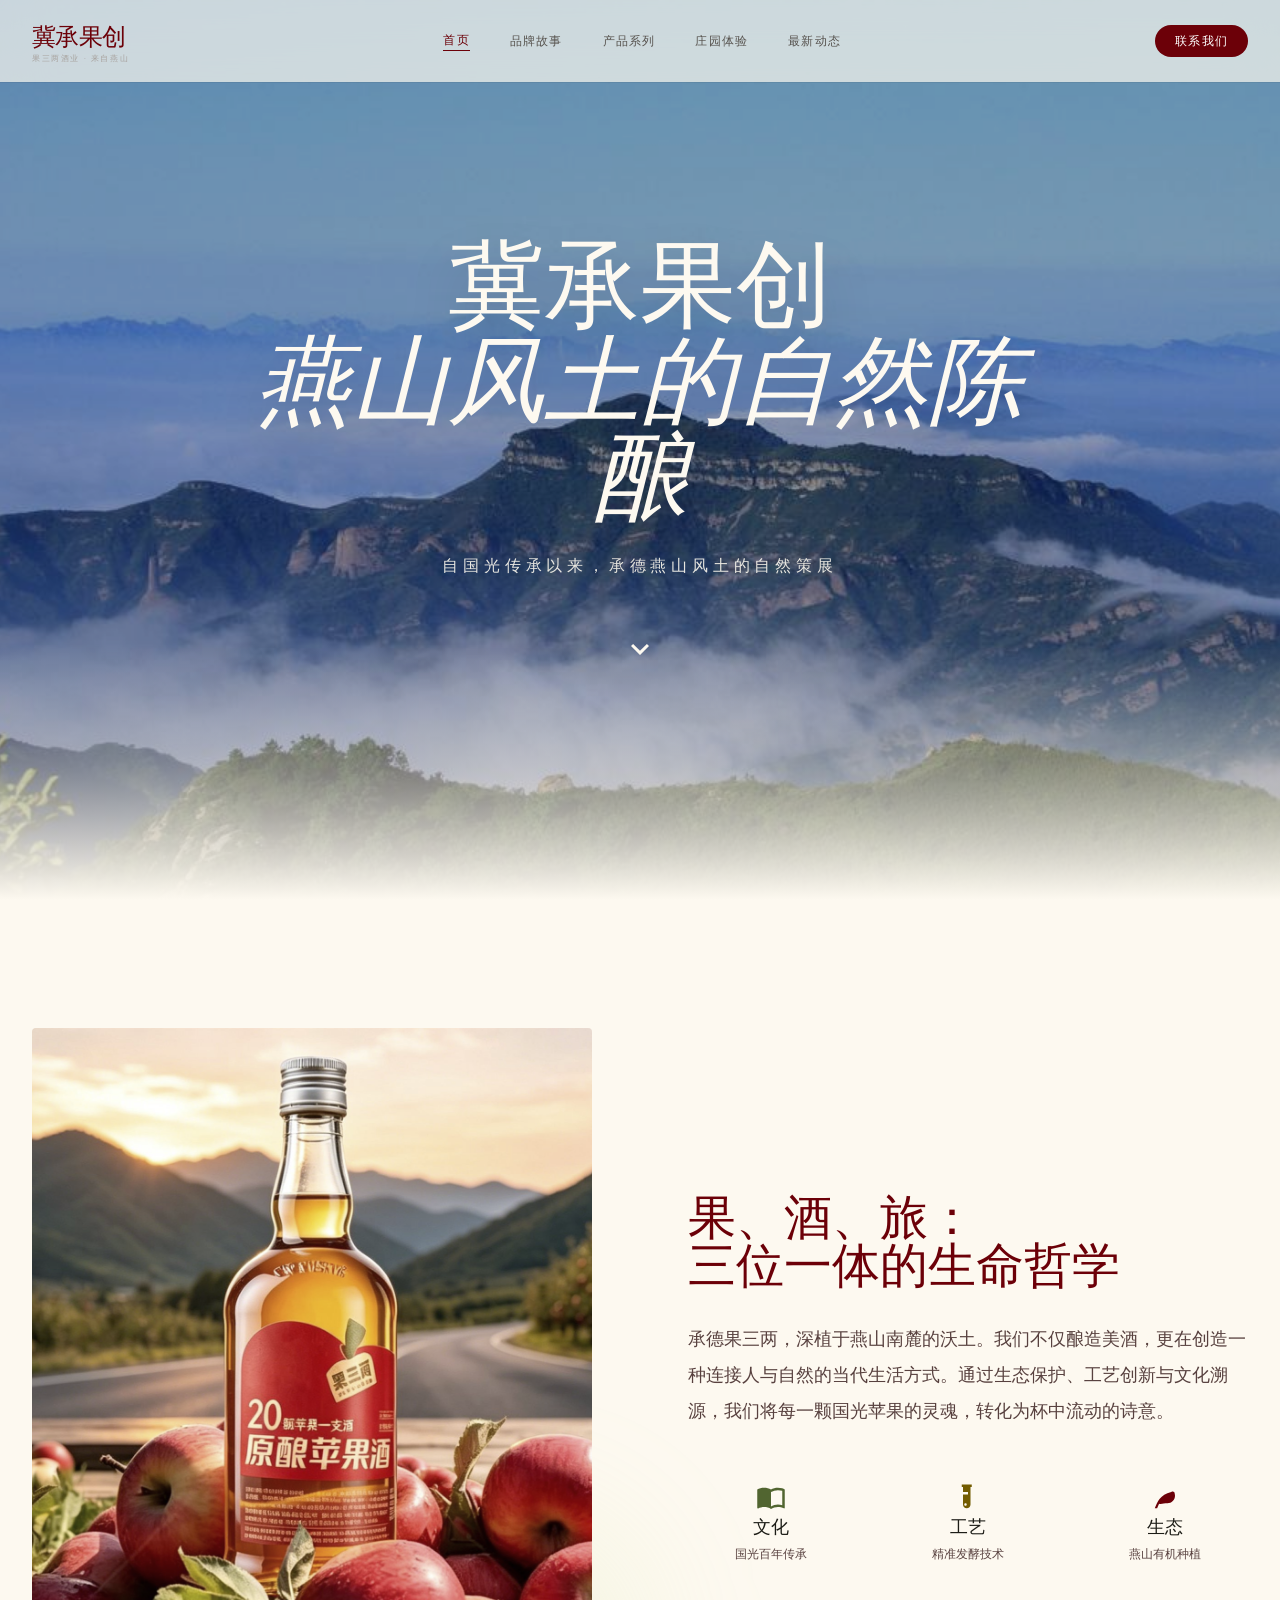
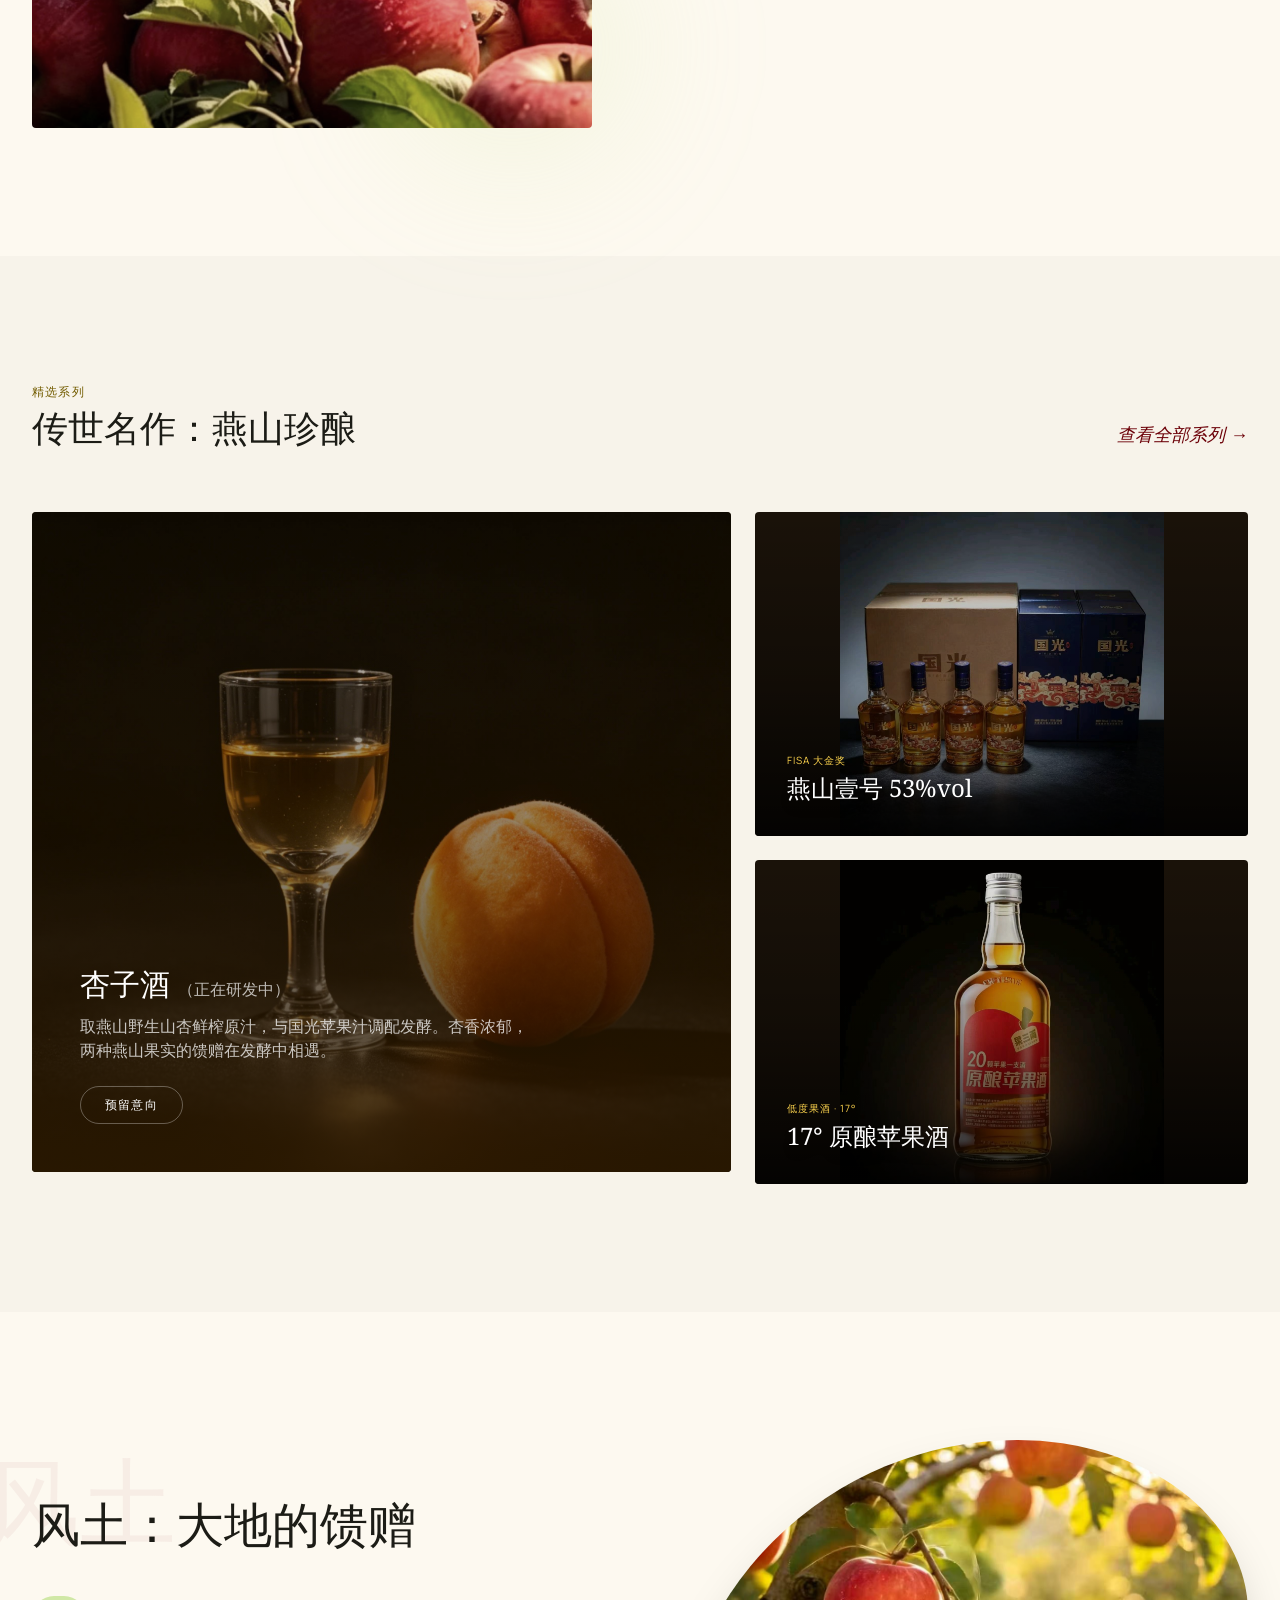
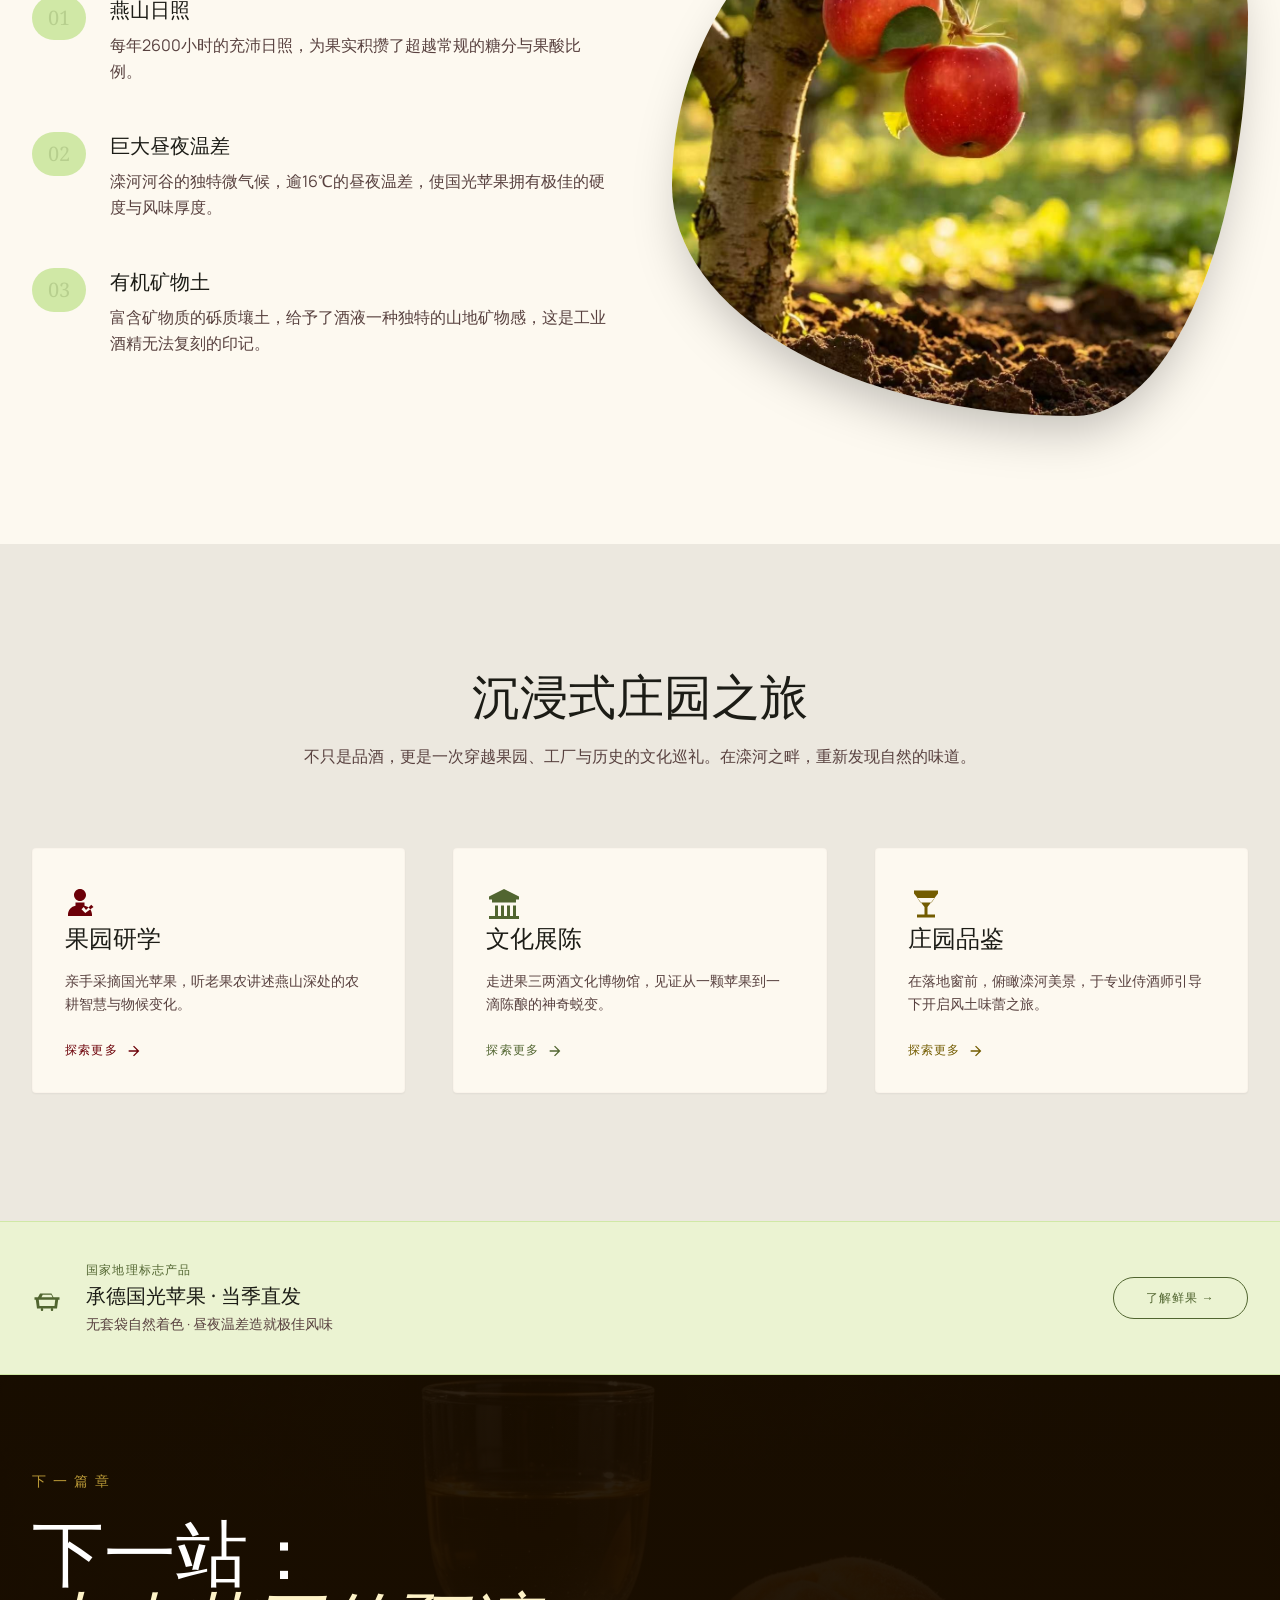
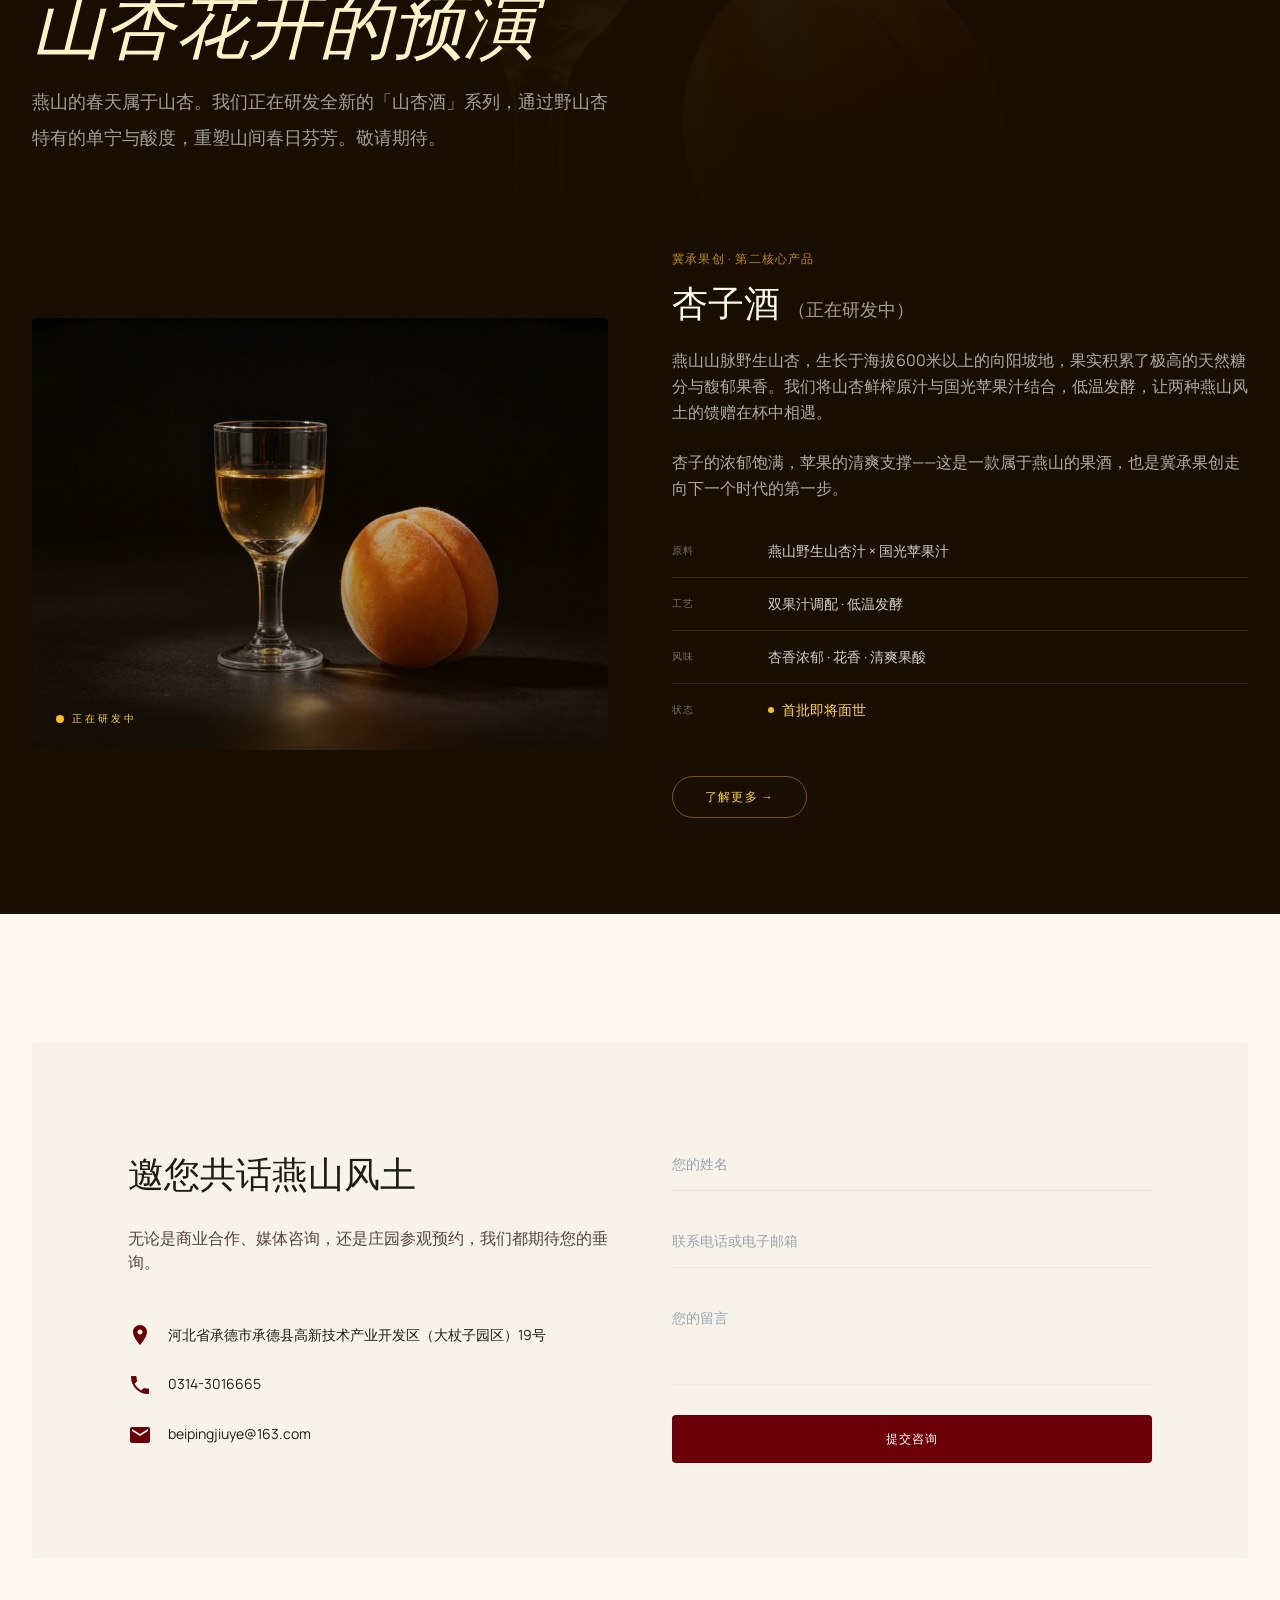
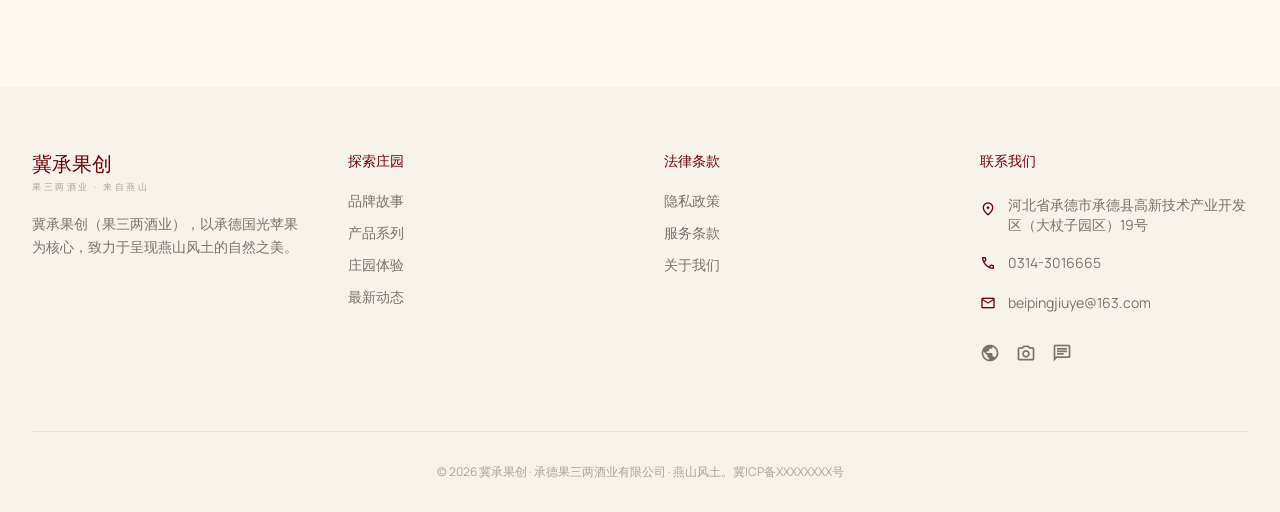
<file: index.html>
﻿<!DOCTYPE html>
<html class="light" lang="zh-CN">

<head>
    <meta charset="utf-8" />
    <meta content="width=device-width, initial-scale=1.0" name="viewport" />
    <title>冀承果创 - 燕山风土的自然陈酿</title>
    <link rel="stylesheet" href="./assets/css/fonts.css" />
    <link rel="stylesheet" href="./assets/css/common.css" />
    <script src="./assets/js/tailwind.min.js"></script>
    <script src="./assets/js/tailwind-config.js"></script>
    <script src="./assets/js/icons.js"></script>
</head>

<body class="bg-surface text-on-surface font-body selection:bg-primary-container selection:text-white">

    <!-- Top Navigation Shell -->
    <div id="nav-placeholder"></div>

    <main>

        <!-- Section 1: Hero Banner -->
        <section class="relative h-screen flex items-center justify-center overflow-hidden">
            <div class="absolute inset-0 z-0">
                <img alt="燕山山脉晨雾中的滦河河谷，金色晨光倒映在河面上" class="w-full h-full object-cover hero-img" src="./assets/images/R-C.jpg" />
                <div class="absolute inset-0 bg-black/30"></div>
                <div class="absolute inset-x-0 bottom-0 h-64 bg-gradient-to-t from-surface to-transparent"></div>
            </div>
            <div class="relative z-10 text-center max-w-4xl px-6">
                <h1 class="font-serif text-5xl md:text-7xl lg:text-8xl text-surface-bright leading-tight drop-shadow-2xl">
                    冀承果创<br/>
                    <span class="italic font-light">燕山风土的自然陈酿</span>
                </h1>
                <p class="mt-8 font-label text-surface-bright/90 text-sm md:text-base tracking-[0.3em] uppercase max-w-xl mx-auto leading-relaxed">
                    自国光传承以来，承德燕山风土的自然策展
                </p>
                <div class="mt-12 flex justify-center gap-6">
                    <a href="#brand-essence" aria-label="向下浏览">
                        <span class="material-symbols-outlined text-surface-bright text-4xl animate-bounce">expand_more</span>
                    </a>
                </div>
            </div>
        </section>

        <!-- Section 2: Brand Essence -->
        <section id="brand-essence" class="py-32 px-8 bg-surface">
            <div class="max-w-screen-xl mx-auto grid grid-cols-1 md:grid-cols-2 gap-24 items-center">
                <div class="relative reveal-left">
                    <div class="aspect-[4/5] bg-surface-container-low overflow-hidden rounded-lg">
                        <img alt="果三两苹果烈酒产品展示，陶坛与橡木桶双储陈酿" class="w-full h-full object-cover grayscale-[30%] hover:grayscale-0 transition-all duration-700" src="./assets/images/products-apple-liqueur-bottle.jpg" />
                    </div>
                    <div class="absolute -bottom-12 -right-12 w-64 h-64 bg-secondary-container/20 rounded-full blur-3xl -z-10"></div>
                </div>
                <div class="reveal-right">
                    <h2 class="font-serif text-4xl md:text-5xl text-primary mb-8 leading-snug">
                        果、酒、旅：<br/>三位一体的生命哲学
                    </h2>
                    <p class="text-on-surface-variant text-lg leading-loose mb-12">
                        承德果三两，深植于燕山南麓的沃土。我们不仅酿造美酒，更在创造一种连接人与自然的当代生活方式。通过生态保护、工艺创新与文化溯源，我们将每一颗国光苹果的灵魂，转化为杯中流动的诗意。
                    </p>
                    <div class="grid grid-cols-3 gap-8">
                        <div class="text-center reveal reveal-delay-1">
                            <span class="material-symbols-outlined text-secondary text-3xl mb-4">history_edu</span>
                            <h4 class="font-serif text-lg">文化</h4>
                            <p class="text-on-surface-variant text-xs mt-1 leading-relaxed">国光百年传承</p>
                        </div>
                        <div class="text-center reveal reveal-delay-2">
                            <span class="material-symbols-outlined text-tertiary text-3xl mb-4">science</span>
                            <h4 class="font-serif text-lg">工艺</h4>
                            <p class="text-on-surface-variant text-xs mt-1 leading-relaxed">精准发酵技术</p>
                        </div>
                        <div class="text-center reveal reveal-delay-3">
                            <span class="material-symbols-outlined text-primary text-3xl mb-4">eco</span>
                            <h4 class="font-serif text-lg">生态</h4>
                            <p class="text-on-surface-variant text-xs mt-1 leading-relaxed">燕山有机种植</p>
                        </div>
                    </div>
                </div>
            </div>
        </section>

        <!-- Section 3: Product Showcase (Bento Style) -->
        <section class="py-32 bg-surface-container-low">
            <div class="max-w-screen-2xl mx-auto px-8">
                <div class="flex justify-between items-end mb-16 reveal">
                    <div>
                        <span class="text-tertiary font-label tracking-widest text-xs uppercase mb-2 block">精选系列</span>
                        <h2 class="font-serif text-4xl text-on-surface">传世名作：燕山珍酿</h2>
                    </div>
                    <a class="text-primary font-serif italic text-lg hover:underline transition-all" href="./products.html">查看全部系列 →</a>
                </div>
                <div class="grid grid-cols-1 md:grid-cols-12 gap-6">
                    <!-- Large Feature: 杏子酒 -->
                    <div class="md:col-span-7 relative group overflow-hidden rounded-lg bg-[#2a1800] reveal-left" style="min-height:300px; height:clamp(300px,55vw,660px);">
                        <img alt="燕山山杏果实，橙黄饱满，阳光照射下芬芳四溢" class="absolute inset-0 w-full h-full object-cover object-center transition-transform duration-1000 group-hover:scale-105 opacity-70 group-hover:opacity-80" src="./assets/images/products-apricot-research.jpg" />
                        <div class="absolute inset-0 bg-gradient-to-t from-[#2a1800]/90 via-[#2a1800]/30 to-transparent flex flex-col justify-end p-6 md:p-12 text-white">
                            <h3 class="font-serif text-2xl md:text-3xl mb-3">杏子酒<span class="text-sm md:text-base font-light opacity-70 ml-2">（正在研发中）</span></h3>
                            <p class="max-w-md text-white/75 font-light leading-relaxed text-sm md:text-base">
                                取燕山野生山杏鲜榨原汁，与国光苹果汁调配发酵。杏香浓郁，两种燕山果实的馈赠在发酵中相遇。
                            </p>
                            <a href="./products.html" class="mt-6 self-start border border-white/30 px-6 py-2.5 rounded-full hover:bg-white hover:text-[#2a1800] transition-colors font-label text-xs tracking-widest uppercase">预留意向</a>
                        </div>
                    </div>
                    <!-- Side Stacks -->
                    <div class="md:col-span-5 grid grid-cols-2 md:grid-cols-1 gap-4 md:gap-6">
                        <!-- 53%vol 苹果烈酒 -->
                        <div class="relative group overflow-hidden rounded-lg bg-[#1a1209] reveal reveal-delay-1" style="min-height:200px; height:clamp(200px,30vw,324px);">
                            <img alt="燕山壹号国光苹果蒸馏酒53%vol，晶莹透亮，FISA大金奖" class="absolute inset-0 w-full h-full object-contain transition-transform duration-1000 group-hover:scale-105 opacity-90 group-hover:opacity-100" src="./assets/images/brandy-bottle-alt.jpg" />
                            <div class="absolute inset-0 flex flex-col justify-end p-4 md:p-8 text-white" style="background:linear-gradient(to top, rgba(0,0,0,0.85) 0%, rgba(0,0,0,0.3) 50%, transparent 100%)">
                                <span class="text-[9px] md:text-[10px] font-label tracking-widest uppercase text-amber-300 mb-1">FISA 大金奖</span>
                                <h3 class="font-serif text-base md:text-2xl drop-shadow-lg leading-tight">燕山壹号 53%vol</h3>
                            </div>
                        </div>
                        <!-- 17° 原酿苹果酒 -->
                        <div class="relative group overflow-hidden rounded-lg bg-[#1a1209] reveal reveal-delay-2" style="min-height:200px; height:clamp(200px,30vw,324px);">
                            <img alt="继承果创17度原酿苹果酒，淡雅金黄色，清爽低度果酒" class="absolute inset-0 w-full h-full object-contain transition-transform duration-1000 group-hover:scale-105 opacity-90 group-hover:opacity-100" src="./assets/images/apple.jpg" />
                            <div class="absolute inset-0 flex flex-col justify-end p-4 md:p-8 text-white" style="background:linear-gradient(to top, rgba(0,0,0,0.85) 0%, rgba(0,0,0,0.3) 50%, transparent 100%)">
                                <span class="text-[9px] md:text-[10px] font-label tracking-widest uppercase text-amber-300 mb-1">低度果酒 · 17°</span>
                                <h3 class="font-serif text-base md:text-2xl drop-shadow-lg">17° 原酿苹果酒</h3>
                            </div>
                        </div>
                    </div>
                </div>
            </div>
        </section>

        <!-- Section 4: The Terroir -->
        <section class="py-32 relative overflow-hidden bg-surface">
            <div class="max-w-screen-xl mx-auto px-8 relative">
                <div class="grid grid-cols-1 md:grid-cols-2 gap-16 items-center">
                    <div class="order-2 md:order-1 reveal-left">
                        <div class="relative inline-block mb-12">
                            <h2 class="font-serif text-6xl md:text-8xl text-outline-variant opacity-20 absolute -top-12 -left-12 -z-10">风土</h2>
                            <h2 class="font-serif text-4xl md:text-5xl text-on-surface">风土：大地的馈赠</h2>
                        </div>
                        <div class="space-y-6 md:space-y-12">
                            <div class="flex gap-4 md:gap-6 items-start reveal reveal-delay-1">
                                <span class="bg-secondary-container text-secondary-fixed-dim px-4 py-2 font-serif text-xl rounded-full shrink-0">01</span>
                                <div>
                                    <h4 class="font-serif text-xl mb-2">燕山日照</h4>
                                    <p class="text-on-surface-variant leading-relaxed">每年2600小时的充沛日照，为果实积攒了超越常规的糖分与果酸比例。</p>
                                </div>
                            </div>
                            <div class="flex gap-4 md:gap-6 items-start reveal reveal-delay-2">
                                <span class="bg-secondary-container text-secondary-fixed-dim px-4 py-2 font-serif text-xl rounded-full shrink-0">02</span>
                                <div>
                                    <h4 class="font-serif text-xl mb-2">巨大昼夜温差</h4>
                                    <p class="text-on-surface-variant leading-relaxed">滦河河谷的独特微气候，逾16℃的昼夜温差，使国光苹果拥有极佳的硬度与风味厚度。</p>
                                </div>
                            </div>
                            <div class="flex gap-4 md:gap-6 items-start reveal reveal-delay-3">
                                <span class="bg-secondary-container text-secondary-fixed-dim px-4 py-2 font-serif text-xl rounded-full shrink-0">03</span>
                                <div>
                                    <h4 class="font-serif text-xl mb-2">有机矿物土</h4>
                                    <p class="text-on-surface-variant leading-relaxed">富含矿物质的砾质壤土，给予了酒液一种独特的山地矿物感，这是工业酒精无法复刻的印记。</p>
                                </div>
                            </div>
                        </div>
                    </div>
                    <div class="order-1 md:order-2 reveal-right">
                        <div class="relative aspect-square overflow-hidden organic-shape shadow-2xl">
                            <img alt="承德燕山国光苹果园，苹果挂枝，绿意盎然" class="w-full h-full object-cover object-center" src="./assets/images/home-soil-ecology.jpg" />
                        </div>
                    </div>
                </div>
            </div>
        </section>

        <!-- Section 5: Integrated Experience -->
        <section class="py-32 bg-surface-container-high">
            <div class="max-w-screen-2xl mx-auto px-8">
                <div class="text-center mb-20 reveal">
                    <h2 class="font-serif text-4xl md:text-5xl mb-6">沉浸式庄园之旅</h2>
                    <p class="text-on-surface-variant max-w-2xl mx-auto">不只是品酒，更是一次穿越果园、工厂与历史的文化巡礼。在滦河之畔，重新发现自然的味道。</p>
                </div>
                <div class="grid grid-cols-1 md:grid-cols-3 gap-12">
                    <div class="bg-surface p-8 rounded-lg shadow-sm hover:shadow-xl transition-shadow border border-outline-variant/10 reveal reveal-delay-1">
                        <span class="material-symbols-outlined text-4xl text-primary mb-6">nature_people</span>
                        <h3 class="font-serif text-2xl mb-4">果园研学</h3>
                        <p class="text-on-surface-variant mb-6 text-sm leading-relaxed">亲手采摘国光苹果，听老果农讲述燕山深处的农耕智慧与物候变化。</p>
                        <a class="text-primary font-label text-xs tracking-widest uppercase flex items-center gap-2" href="./experience.html#study">
            探索更多 <span class="material-symbols-outlined text-sm">arrow_forward</span>
          </a>
                    </div>
                    <div class="bg-surface p-8 rounded-lg shadow-sm hover:shadow-xl transition-shadow border border-outline-variant/10 reveal reveal-delay-2">
                        <span class="material-symbols-outlined text-4xl text-secondary mb-6">museum</span>
                        <h3 class="font-serif text-2xl mb-4">文化展陈</h3>
                        <p class="text-on-surface-variant mb-6 text-sm leading-relaxed">走进果三两酒文化博物馆，见证从一颗苹果到一滴陈酿的神奇蜕变。</p>
                        <a class="text-secondary font-label text-xs tracking-widest uppercase flex items-center gap-2" href="./experience.html#culture">
            探索更多 <span class="material-symbols-outlined text-sm">arrow_forward</span>
          </a>
                    </div>
                    <div class="bg-surface p-8 rounded-lg shadow-sm hover:shadow-xl transition-shadow border border-outline-variant/10 reveal reveal-delay-3">
                        <span class="material-symbols-outlined text-4xl text-tertiary mb-6">wine_bar</span>
                        <h3 class="font-serif text-2xl mb-4">庄园品鉴</h3>
                        <p class="text-on-surface-variant mb-6 text-sm leading-relaxed">在落地窗前，俯瞰滦河美景，于专业侍酒师引导下开启风土味蕾之旅。</p>
                        <a class="text-tertiary font-label text-xs tracking-widest uppercase flex items-center gap-2" href="./experience.html#tasting">
            探索更多 <span class="material-symbols-outlined text-sm">arrow_forward</span>
          </a>
                    </div>
                </div>
            </div>
        </section>

        <!-- Section 5.5: 国光鲜果横幅 -->
        <section class="bg-secondary-container/40 py-10 border-y border-secondary-container">
            <div class="max-w-screen-xl mx-auto px-8 flex flex-col md:flex-row items-center justify-between gap-6 reveal">
                <div class="flex items-center gap-6">
                    <span class="material-symbols-outlined text-secondary text-3xl">grocery</span>
                    <div>
                        <span class="text-secondary font-label text-xs tracking-widest uppercase block mb-1">国家地理标志产品</span>
                        <h3 class="font-serif text-xl text-on-surface">承德国光苹果 · 当季直发</h3>
                        <p class="text-on-surface-variant text-sm mt-1">无套袋自然着色 · 昼夜温差造就极佳风味</p>
                    </div>
                </div>
                <a href="./products.html#fresh-apple" class="shrink-0 border border-secondary text-secondary px-8 py-3 rounded-full font-label text-xs tracking-widest uppercase hover:bg-secondary hover:text-on-secondary transition-all">
        了解鲜果 →
      </a>
            </div>
        </section>

        <!-- Section 6: 杏子酒 专题介绍板块 -->
        <section class="bg-[#1a0e00] text-white relative overflow-hidden">

            <!-- 上半：标题导语区（深色背景+杏花意境装饰） -->
            <div class="relative py-24 px-8 overflow-hidden">
                <div class="absolute inset-0 opacity-20">
                    <img alt="燕山春日山杏花盛开，满山橙粉色花海" class="w-full h-full object-cover" src="./assets/images/products-apricot-research.jpg" />
                </div>
                <div class="absolute inset-0 bg-gradient-to-b from-[#1a0e00]/60 to-[#1a0e00]"></div>
                <div class="max-w-screen-xl mx-auto relative z-10 reveal">
                    <span class="font-label tracking-[0.5em] text-sm text-amber-300/70 block mb-6">下一篇章</span>
                    <h2 class="font-serif text-5xl md:text-7xl mb-6 leading-tight">
                        下一站：<br/>
                        <span class="italic font-light text-amber-100">山杏花开的预演</span>
                    </h2>
                    <p class="max-w-xl text-lg text-white/60 leading-loose">
                        燕山的春天属于山杏。我们正在研发全新的「山杏酒」系列，通过野山杏特有的单宁与酸度，重塑山间春日芬芳。敬请期待。
                    </p>
                </div>
            </div>

            <!-- 下半：双栏详细介绍 -->
            <div class="max-w-screen-xl mx-auto px-8 pb-24">
                <div class="grid grid-cols-1 md:grid-cols-2 gap-16 items-center">

                    <!-- 左：图片 -->
                    <div class="reveal-left">
                        <div class="aspect-[4/3] overflow-hidden rounded-lg relative">
                            <img alt="燕山山杏果实特写，橙黄饱满，果香馥郁" class="w-full h-full object-cover hover:scale-105 transition-transform duration-700" src="./assets/images/products-apricot-research.jpg" />
                            <div class="absolute inset-0 bg-gradient-to-t from-[#1a0e00]/60 to-transparent"></div>
                            <div class="absolute bottom-6 left-6 flex items-center gap-2">
                                <span class="w-2 h-2 rounded-full bg-amber-400 animate-pulse"></span>
                                <span class="font-label text-[10px] tracking-[0.3em] text-amber-300 uppercase">正在研发中</span>
                            </div>
                        </div>
                    </div>

                    <!-- 右：产品介绍 -->
                    <div class="reveal-right">
                        <span class="text-amber-400/70 font-label tracking-widest text-xs uppercase mb-4 block">冀承果创 · 第二核心产品</span>
                        <h3 class="font-serif text-4xl mb-6 text-amber-50">杏子酒<span class="text-lg font-light opacity-60 ml-2">（正在研发中）</span></h3>
                        <p class="text-white/65 leading-relaxed mb-6">
                            燕山山脉野生山杏，生长于海拔600米以上的向阳坡地，果实积累了极高的天然糖分与馥郁果香。我们将山杏鲜榨原汁与国光苹果汁结合，低温发酵，让两种燕山风土的馈赠在杯中相遇。
                        </p>
                        <p class="text-white/65 leading-relaxed mb-10">
                            杏子的浓郁饱满，苹果的清爽支撑——这是一款属于燕山的果酒，也是冀承果创走向下一个时代的第一步。
                        </p>

                        <!-- 产品要素 -->
                        <div class="space-y-4 mb-10">
                            <div class="flex items-center gap-4 border-b border-white/10 pb-4">
                                <span class="font-label text-[10px] tracking-widest uppercase text-white/40 w-20 shrink-0">原料</span>
                                <span class="text-white/80 text-sm">燕山野生山杏汁 × 国光苹果汁</span>
                            </div>
                            <div class="flex items-center gap-4 border-b border-white/10 pb-4">
                                <span class="font-label text-[10px] tracking-widest uppercase text-white/40 w-20 shrink-0">工艺</span>
                                <span class="text-white/80 text-sm">双果汁调配 · 低温发酵</span>
                            </div>
                            <div class="flex items-center gap-4 border-b border-white/10 pb-4">
                                <span class="font-label text-[10px] tracking-widest uppercase text-white/40 w-20 shrink-0">风味</span>
                                <span class="text-white/80 text-sm">杏香浓郁 · 花香 · 清爽果酸</span>
                            </div>
                            <div class="flex items-center gap-4 pb-4">
                                <span class="font-label text-[10px] tracking-widest uppercase text-white/40 w-20 shrink-0">状态</span>
                                <span class="text-amber-300 text-sm flex items-center gap-2">
                                    <span class="w-1.5 h-1.5 rounded-full bg-amber-400 animate-pulse inline-block"></span>
                                    首批即将面世
                                </span>
                            </div>
                        </div>

                        <a href="./products.html" class="inline-block border border-amber-400/40 text-amber-300 px-8 py-3 rounded-full font-label text-xs tracking-widest uppercase hover:bg-amber-400/10 transition-colors">
                            了解更多 →
                        </a>
                    </div>
                </div>
            </div>

        </section>

        <!-- Section 7: Contact/Inquiry -->
        <section id="contact" class="py-32 bg-surface">
            <div class="max-w-screen-xl mx-auto px-8">
                <div class="bg-surface-container-low rounded-lg p-6 md:p-24 flex flex-col md:flex-row gap-8 md:gap-16 items-center">
                    <div class="md:w-1/2 reveal-left">
                        <h2 class="font-serif text-4xl mb-8">邀您共话燕山风土</h2>
                        <p class="text-on-surface-variant mb-12">无论是商业合作、媒体咨询，还是庄园参观预约，我们都期待您的垂询。</p>
                        <div class="space-y-6">
                            <div class="flex items-center gap-4">
                                <span class="material-symbols-outlined text-primary">location_on</span>
                                <span class="text-sm">河北省承德市承德县高新技术产业开发区（大杖子园区）19号</span>
                            </div>
                            <div class="flex items-center gap-4">
                                <span class="material-symbols-outlined text-primary">call</span>
                                <a href="tel:+8603143016665" class="text-sm hover:text-primary transition-colors">0314-3016665</a>
                            </div>
                            <div class="flex items-center gap-4">
                                <span class="material-symbols-outlined text-primary">mail</span>
                                <a href="mailto:beipingjiuye@163.com" class="text-sm hover:text-primary transition-colors">beipingjiuye@163.com</a>
                            </div>
                        </div>
                    </div>
                    <div class="md:w-1/2 w-full reveal-right">
                        <form id="contact-form" class="space-y-6">
                            <div class="relative">
                                <input class="w-full bg-transparent border-0 border-b border-outline-variant/30 focus:border-primary focus:ring-0 py-4 font-label text-sm outline-none transition-colors" placeholder="您的姓名" type="text" required />
                            </div>
                            <div class="relative">
                                <input class="w-full bg-transparent border-0 border-b border-outline-variant/30 focus:border-primary focus:ring-0 py-4 font-label text-sm outline-none transition-colors" placeholder="联系电话或电子邮箱" type="text" required />
                            </div>
                            <div class="relative">
                                <textarea class="w-full bg-transparent border-0 border-b border-outline-variant/30 focus:border-primary focus:ring-0 py-4 font-label text-sm outline-none transition-colors resize-none" placeholder="您的留言" rows="3"></textarea>
                            </div>
                            <button type="submit" class="w-full bg-primary text-on-primary py-4 rounded-lg font-label tracking-widest text-xs uppercase hover:bg-primary-container transition-all">
              提交咨询
            </button>
                        </form>
                    </div>
                </div>
            </div>
        </section>

    </main>

    <!-- Footer -->
    <div id="footer-placeholder"></div>

    <script src="./components/nav.js"></script>
    <script src="./components/footer.js"></script>
    <script src="./assets/js/main.js"></script>
    <script>
        document.addEventListener('DOMContentLoaded', function() {
            renderNav('home');
            renderFooter();
        });
    </script>
</body>

</html>
</file>
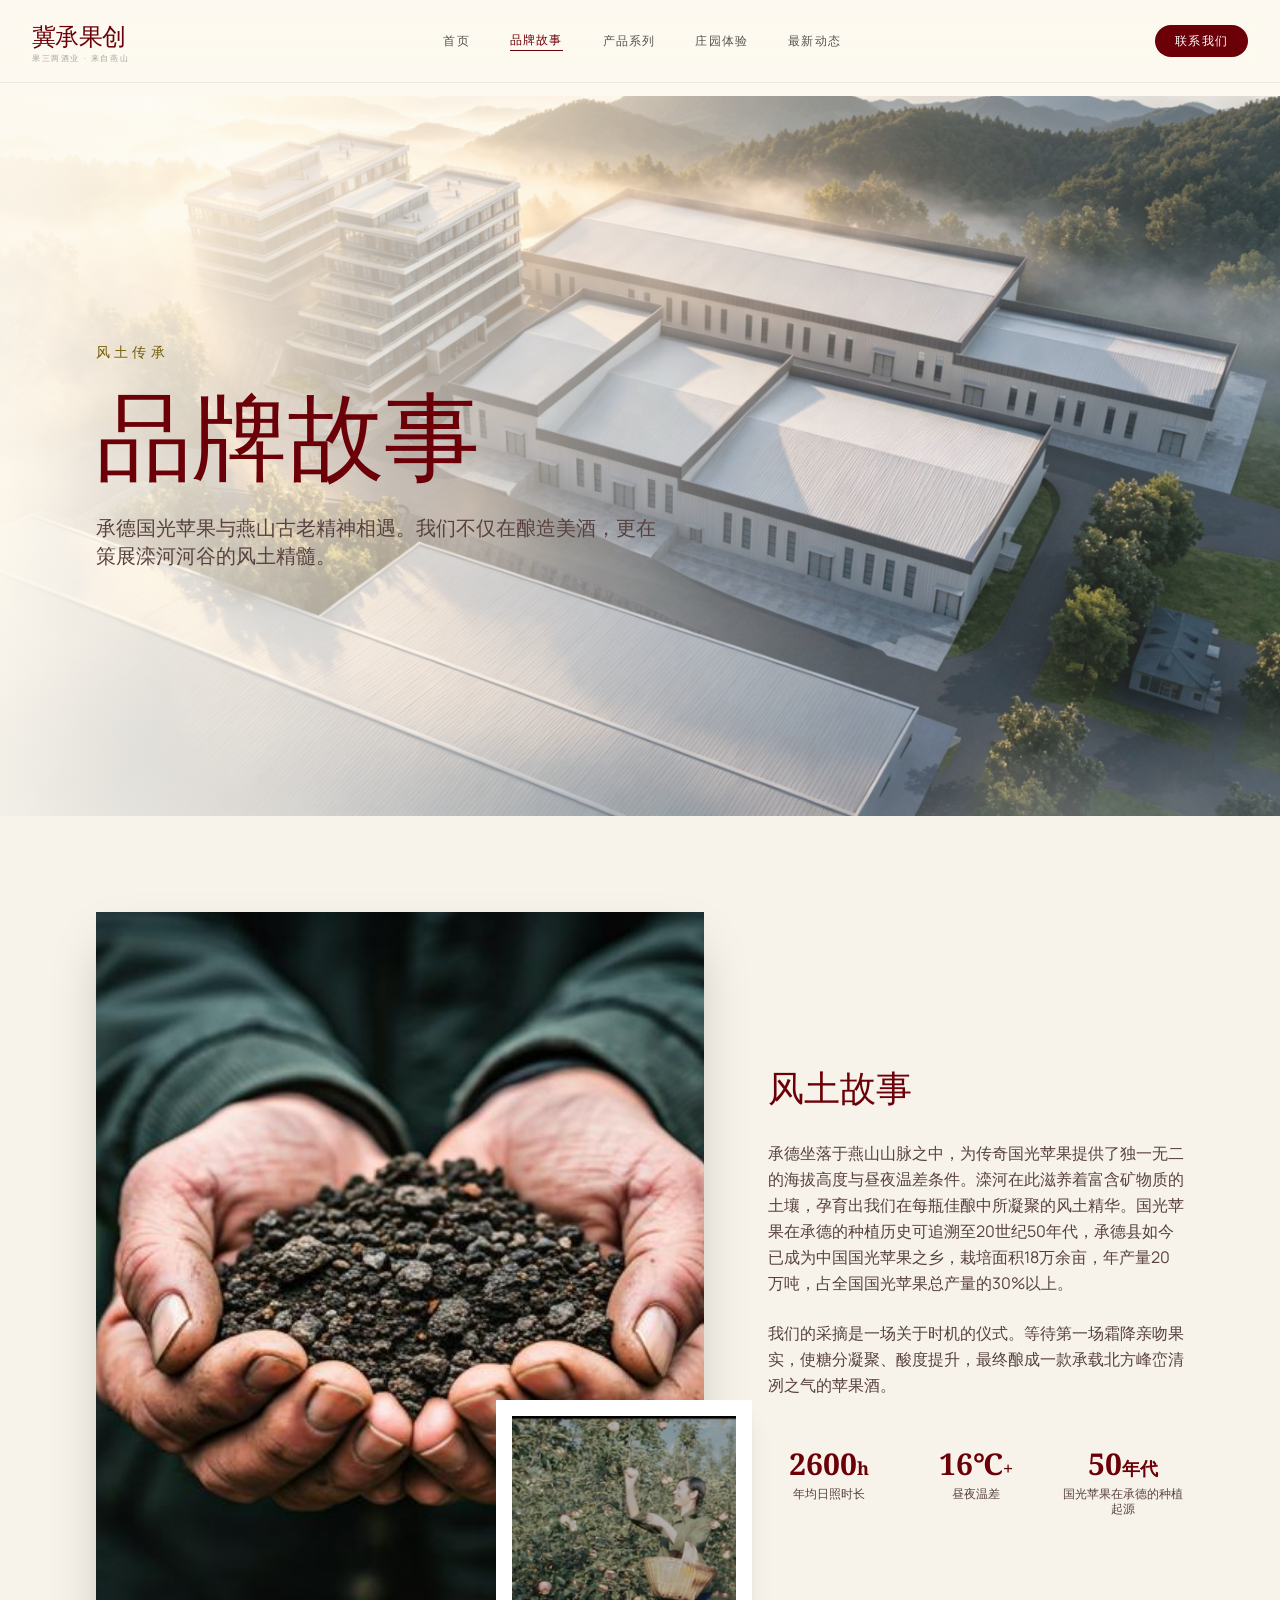
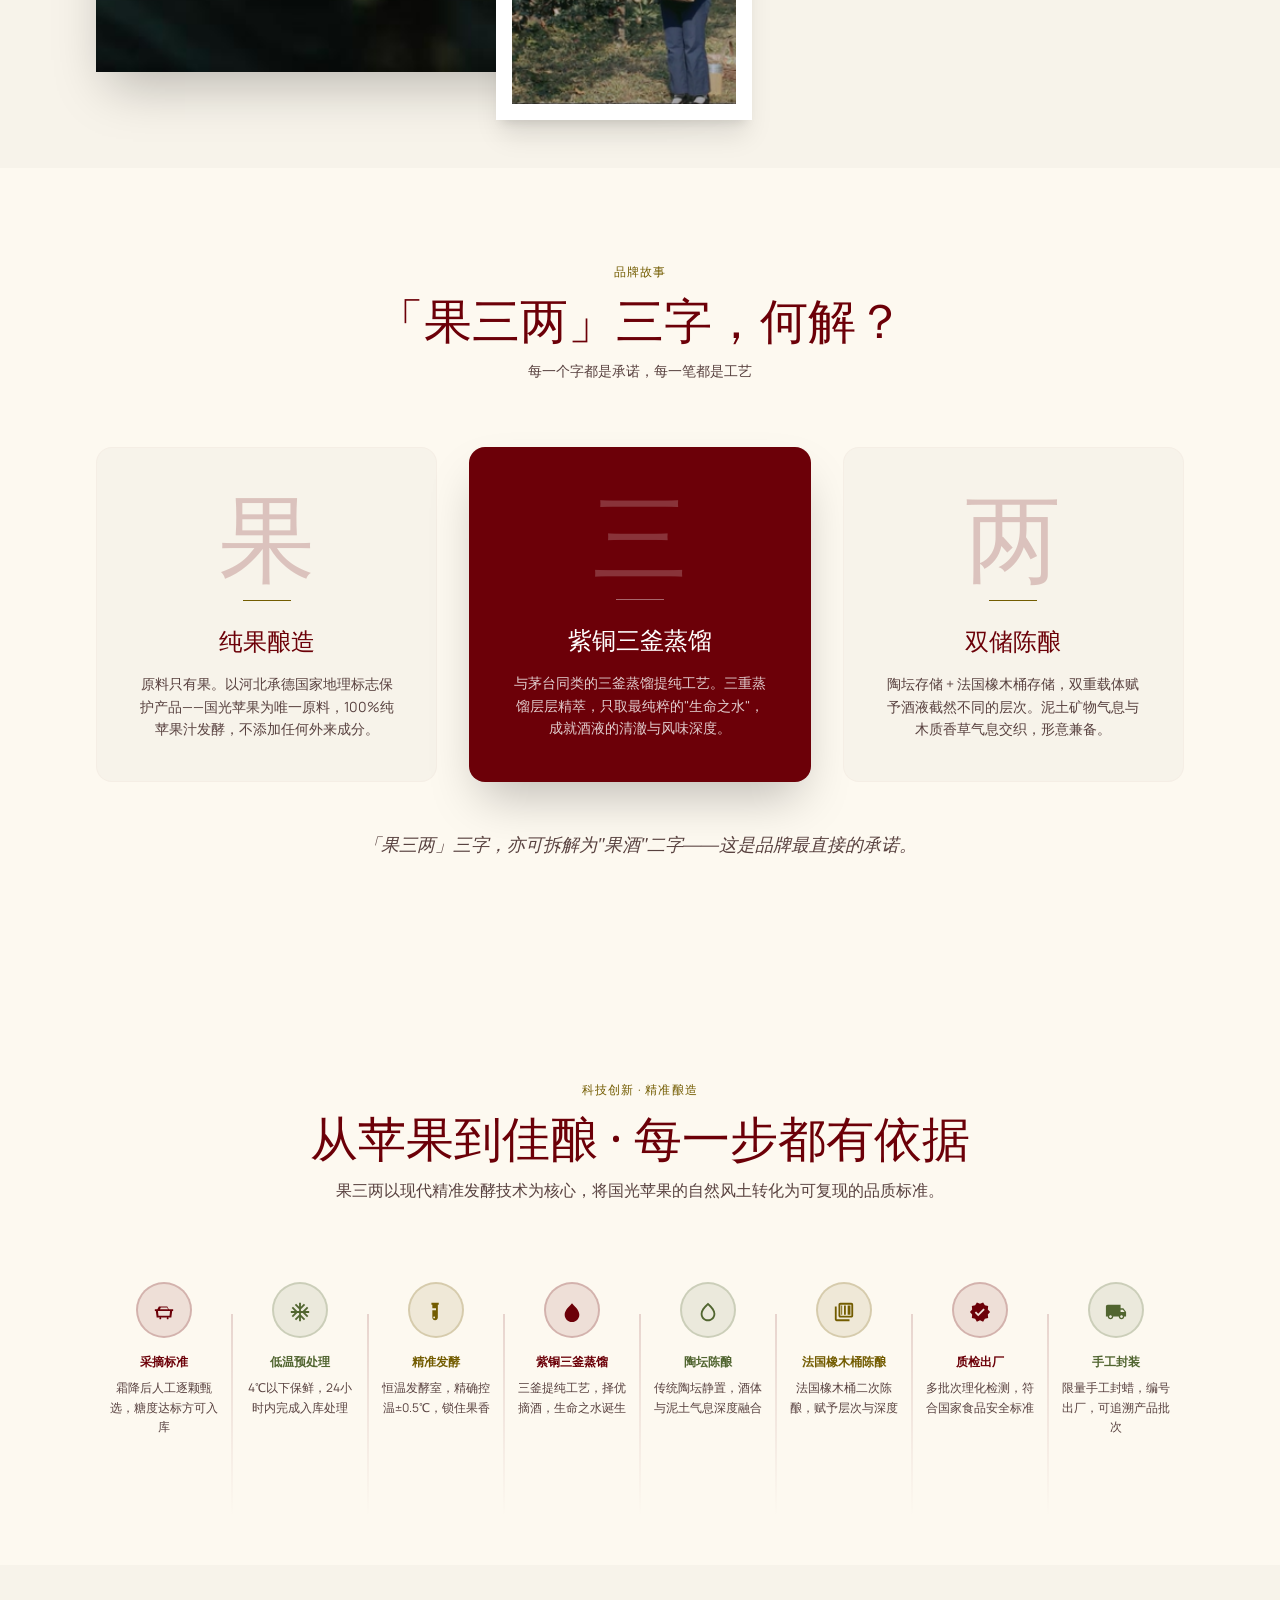
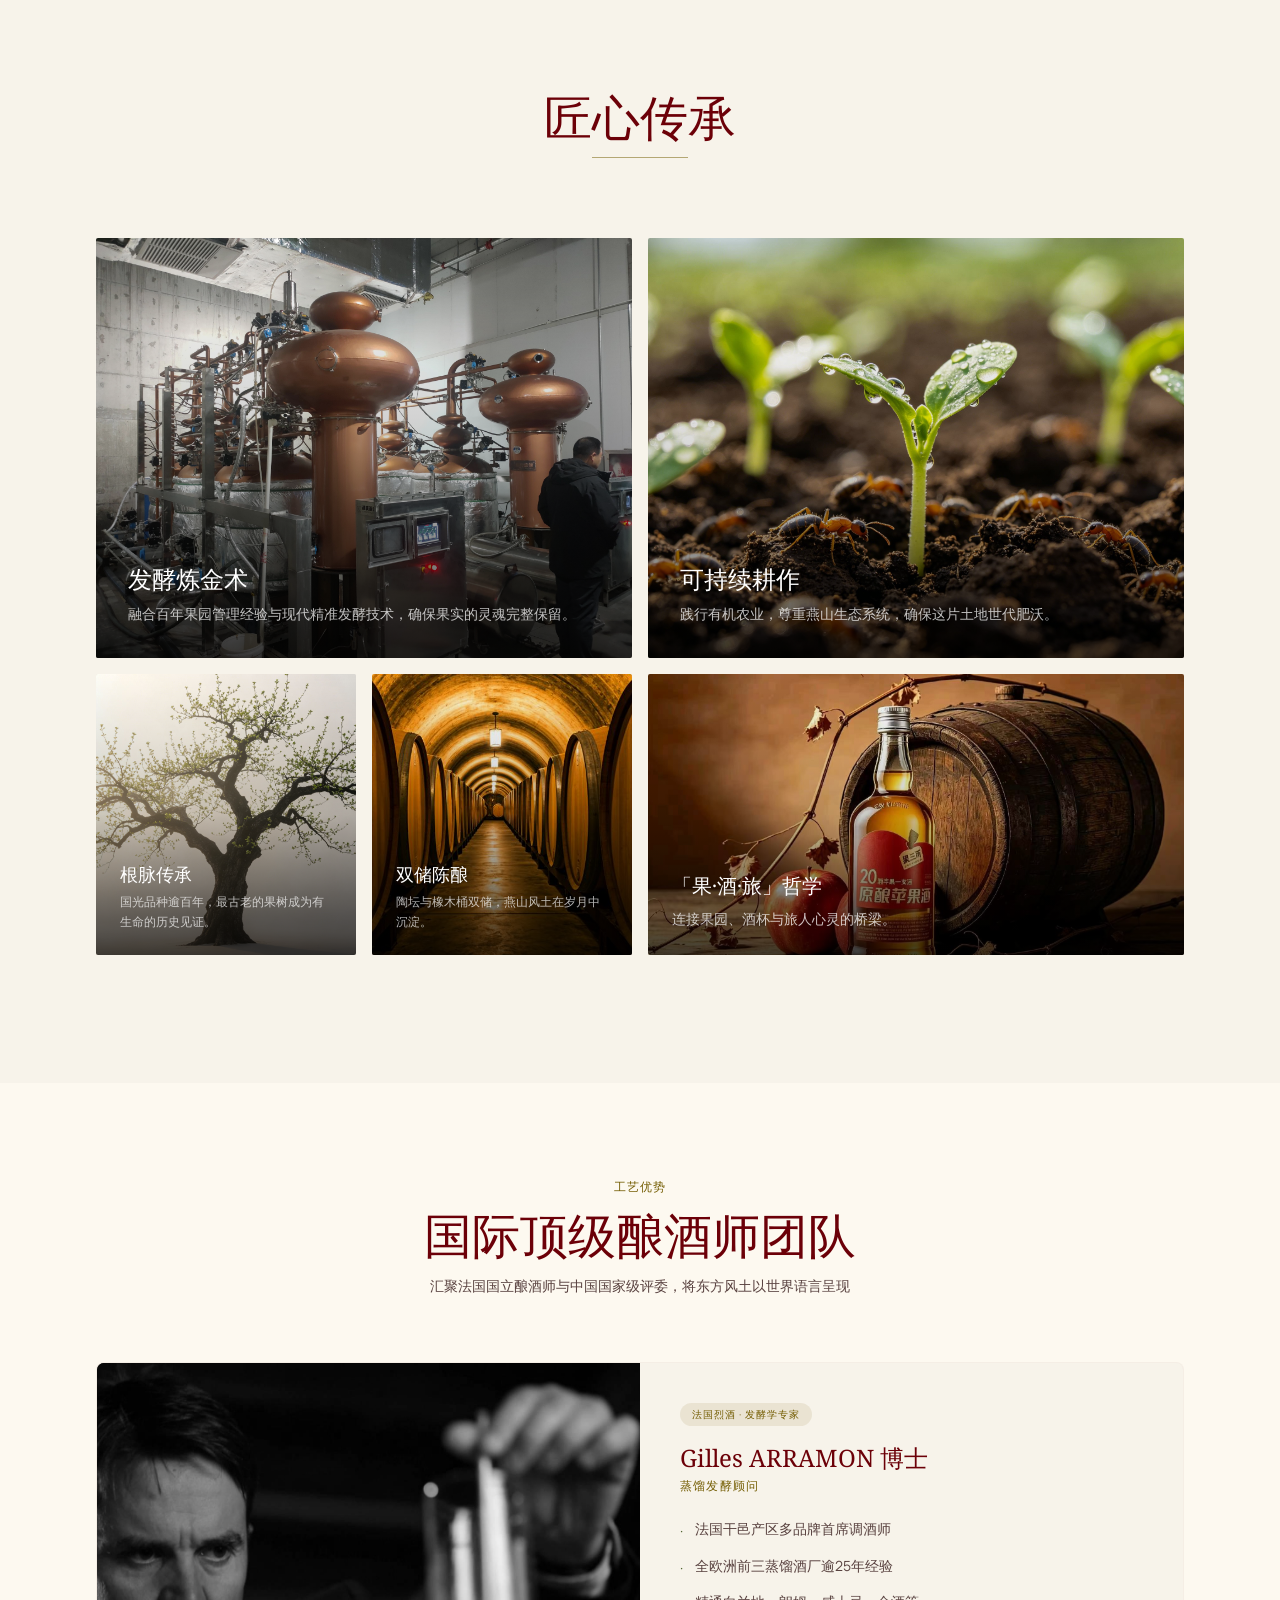
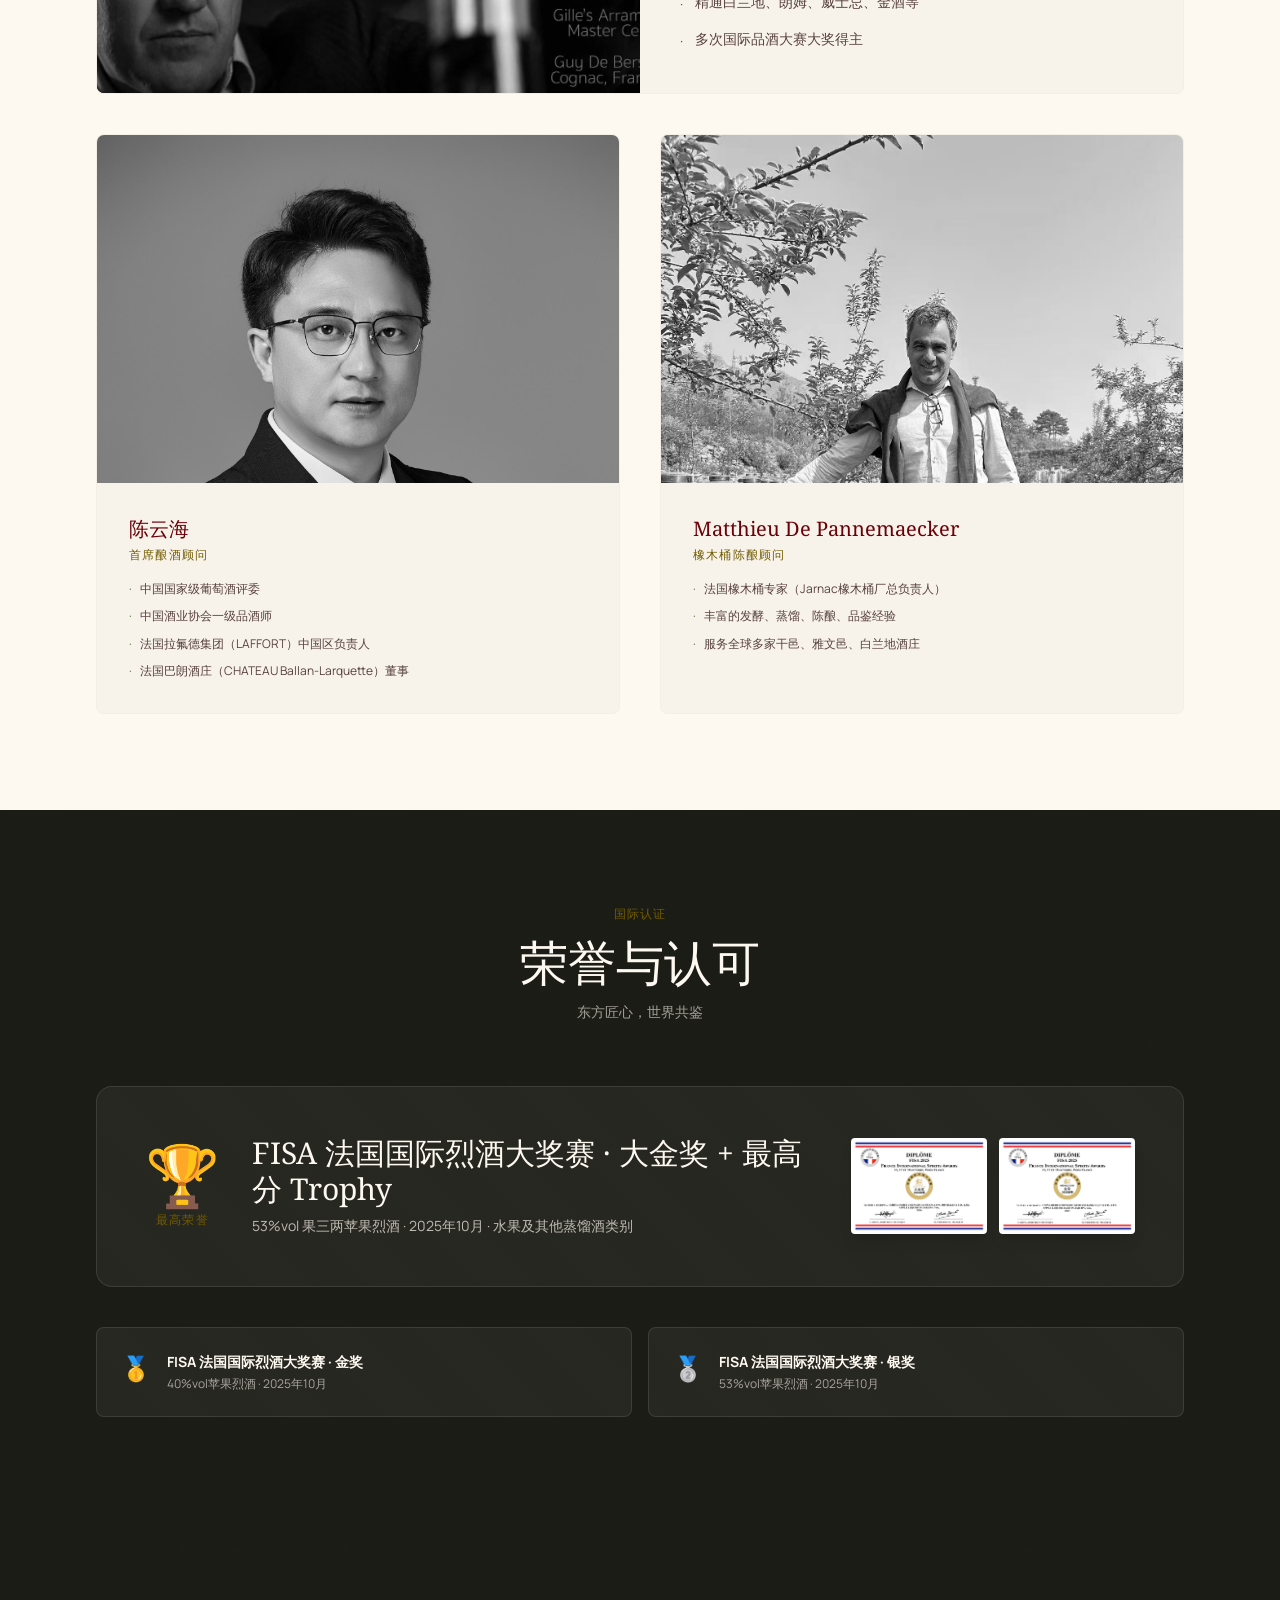
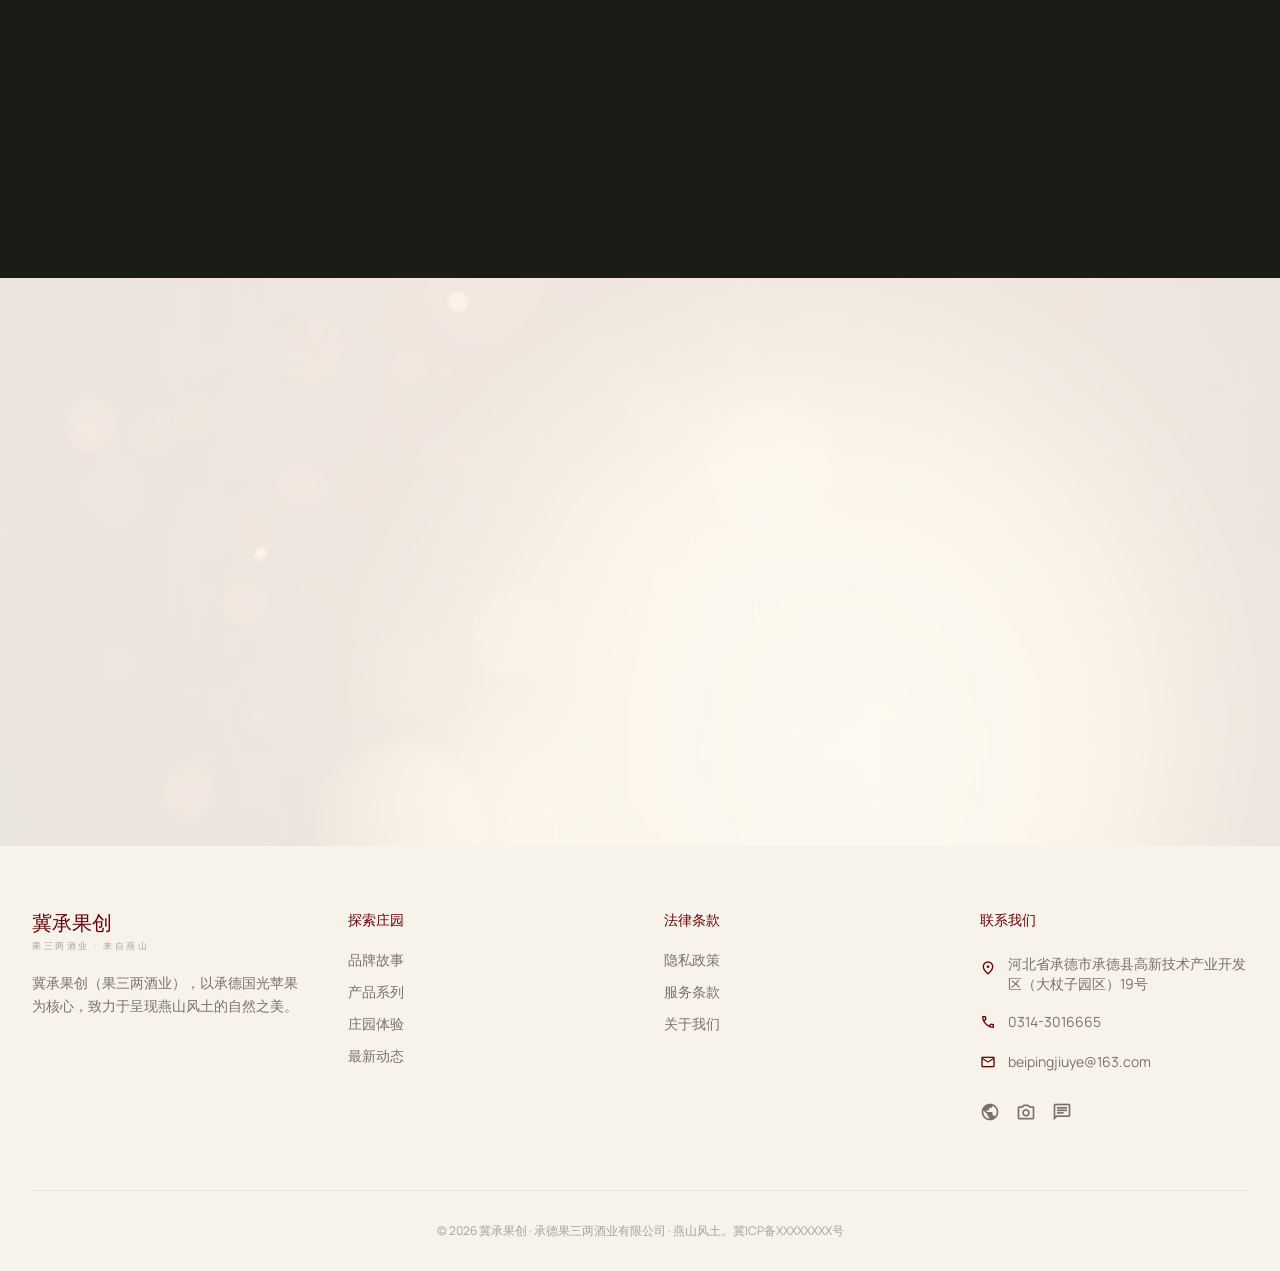
<file: about.html>
﻿<!DOCTYPE html>
<html class="light" lang="zh-CN">

<head>
    <meta charset="utf-8" />
    <meta content="width=device-width, initial-scale=1.0" name="viewport" />
    <title>品牌故事 - 冀承果创</title>
    <link rel="stylesheet" href="./assets/css/fonts.css" />
    <link rel="stylesheet" href="./assets/css/common.css" />
    <link rel="stylesheet" href="./assets/css/about.css">
    <script src="./assets/js/tailwind.min.js"></script>
    <script src="./assets/js/tailwind-config.js"></script>
    <script src="./assets/js/icons.js"></script>
</head>

<body class="bg-surface text-on-surface selection:bg-primary-fixed selection:text-on-primary-fixed">

    <!-- TopNavBar -->
    <div id="nav-placeholder"></div>

    <main class="pt-24">

        <!-- Hero Section -->
        <section class="relative flex items-center px-8 md:px-24 overflow-hidden" style="height:clamp(500px,80vh,819px)">
            <div class="absolute inset-0 z-0">
                <img alt="承德果三两酒业，燕山风景与果园全景" class="w-full h-full object-cover opacity-90 hero-img" src="./assets/images/about-hero-mountains.jpg" />
                <div class="absolute inset-0 bg-gradient-to-r from-surface/90 to-transparent md:w-2/3"></div>
            </div>
            <div class="relative z-10 max-w-3xl reveal-left">
                <span class="text-tertiary font-label tracking-[0.3em] uppercase text-sm mb-6 block">风土传承</span>
                <h1 class="font-serif text-6xl md:text-8xl text-primary leading-none mb-8">品牌故事</h1>
                <p class="text-lg md:text-xl text-on-surface-variant leading-relaxed font-light max-w-xl">
                    承德国光苹果与燕山古老精神相遇。我们不仅在酿造美酒，更在策展滦河河谷的风土精髓。
                </p>
            </div>
        </section>

        <!-- 风土故事 -->
        <section class="py-24 px-8 md:px-24 bg-surface-container-low">
            <div class="max-w-screen-2xl mx-auto grid grid-cols-1 md:grid-cols-12 gap-16 items-center">
                <div class="md:col-span-7 relative reveal-left">
                    <img alt="燕山山区土壤近景，饱经风霜的双手捧起含有砾石的深色有机土" class="w-full aspect-[4/5] object-cover shadow-2xl" src="./assets/images/about-terroir-soil.jpg" />
                    <div class="absolute -bottom-12 -right-12 hidden md:block w-64 h-80 bg-surface-container-lowest p-4 shadow-xl">
                        <img alt="承德国光苹果特写，果实饱满，色泽鲜艳" class="w-full h-full object-cover" src="./assets/images/about-apple-closeup.png" />
                    </div>
                </div>
                <div class="md:col-span-5 flex flex-col justify-center reveal-right">
                    <h2 class="font-serif text-4xl text-primary mb-8">风土故事</h2>
                    <div class="space-y-6 text-on-surface-variant leading-relaxed">
                        <p>承德坐落于燕山山脉之中，为传奇国光苹果提供了独一无二的海拔高度与昼夜温差条件。滦河在此滋养着富含矿物质的土壤，孕育出我们在每瓶佳酿中所凝聚的风土精华。国光苹果在承德的种植历史可追溯至20世纪50年代，承德县如今已成为中国国光苹果之乡，栽培面积18万余亩，年产量20万吨，占全国国光苹果总产量的30%以上。</p>
                        <p>我们的采摘是一场关于时机的仪式。等待第一场霜降亲吻果实，使糖分凝聚、酸度提升，最终酿成一款承载北方峰峦清冽之气的苹果酒。</p>
                    </div>
                    <!-- 三个核心数据 -->
                    <div class="grid grid-cols-3 gap-6 mt-12">
                        <div class="text-center reveal reveal-delay-1">
                            <div class="font-serif text-3xl text-primary font-bold">2600<span class="text-lg">h</span></div>
                            <div class="text-xs text-on-surface-variant mt-1 leading-tight">年均日照时长</div>
                        </div>
                        <div class="text-center reveal reveal-delay-2">
                            <div class="font-serif text-3xl text-primary font-bold">16℃<span class="text-lg">+</span></div>
                            <div class="text-xs text-on-surface-variant mt-1 leading-tight">昼夜温差</div>
                        </div>
                        <div class="text-center reveal reveal-delay-3">
                            <div class="font-serif text-3xl text-primary font-bold">50<span class="text-lg">年代</span></div>
                            <div class="text-xs text-on-surface-variant mt-1 leading-tight">国光苹果在承德的种植起源</div>
                        </div>
                    </div>
                </div>
            </div>
        </section>

        <!-- 品牌名释义 -->
        <section class="py-24 px-8 md:px-24 bg-surface">
            <div class="max-w-screen-2xl mx-auto">
                <div class="text-center mb-16 reveal">
                    <span class="text-tertiary font-label tracking-widest text-xs uppercase mb-4 block">品牌故事</span>
                    <h2 class="font-serif text-4xl md:text-5xl text-primary">「果三两」三字，何解？</h2>
                    <p class="text-on-surface-variant mt-4 max-w-xl mx-auto text-sm leading-relaxed">每一个字都是承诺，每一笔都是工艺</p>
                </div>
                <div class="grid grid-cols-1 md:grid-cols-3 gap-8">
                    <!-- 果 -->
                    <div class="bg-surface-container-low rounded-2xl p-10 flex flex-col items-center text-center reveal reveal-delay-1 border border-outline-variant/10 hover:shadow-xl transition-shadow">
                        <div class="font-serif text-8xl text-primary/20 leading-none mb-4">果</div>
                        <div class="w-12 h-px bg-tertiary mb-6"></div>
                        <h3 class="font-serif text-2xl text-primary mb-4">纯果酿造</h3>
                        <p class="text-on-surface-variant text-sm leading-relaxed">原料只有果。以河北承德国家地理标志保护产品——国光苹果为唯一原料，100%纯苹果汁发酵，不添加任何外来成分。</p>
                    </div>
                    <!-- 三 -->
                    <div class="bg-primary text-on-primary rounded-2xl p-10 flex flex-col items-center text-center reveal reveal-delay-2 shadow-2xl">
                        <div class="font-serif text-8xl text-on-primary/20 leading-none mb-4">三</div>
                        <div class="w-12 h-px bg-on-primary/40 mb-6"></div>
                        <h3 class="font-serif text-2xl mb-4">紫铜三釜蒸馏</h3>
                        <p class="text-on-primary/80 text-sm leading-relaxed">与茅台同类的三釜蒸馏提纯工艺。三重蒸馏层层精萃，只取最纯粹的"生命之水"，成就酒液的清澈与风味深度。</p>
                    </div>
                    <!-- 两 -->
                    <div class="bg-surface-container-low rounded-2xl p-10 flex flex-col items-center text-center reveal reveal-delay-3 border border-outline-variant/10 hover:shadow-xl transition-shadow">
                        <div class="font-serif text-8xl text-primary/20 leading-none mb-4">两</div>
                        <div class="w-12 h-px bg-tertiary mb-6"></div>
                        <h3 class="font-serif text-2xl text-primary mb-4">双储陈酿</h3>
                        <p class="text-on-surface-variant text-sm leading-relaxed">陶坛存储 + 法国橡木桶存储，双重载体赋予酒液截然不同的层次。泥土矿物气息与木质香草气息交织，形意兼备。</p>
                    </div>
                </div>
                <div class="mt-12 text-center reveal">
                    <p class="font-serif text-lg text-on-surface-variant italic">「果三两」三字，亦可拆解为"果酒"二字——这是品牌最直接的承诺。</p>
                </div>
            </div>
        </section>

        <!-- 工艺时间轴 -->
        <section class="py-32 px-8 md:px-24 bg-surface">
            <div class="max-w-screen-2xl mx-auto">
                <div class="text-center mb-20 reveal">
                    <span class="text-tertiary font-label tracking-widest text-xs uppercase mb-4 block">科技创新 · 精准酿造</span>
                    <h2 class="font-serif text-4xl md:text-5xl text-primary">从苹果到佳酿 · 每一步都有依据</h2>
                    <p class="text-on-surface-variant mt-4 max-w-2xl mx-auto">果三两以现代精准发酵技术为核心，将国光苹果的自然风土转化为可复现的品质标准。</p>
                </div>
                <div class="grid grid-cols-2 md:grid-cols-8 gap-0">
                    <!-- Step 1 -->
                    <div class="timeline-step flex flex-col items-center text-center px-3 pb-12 md:pb-0 reveal reveal-delay-1">
                        <div class="w-14 h-14 rounded-full bg-primary/10 flex items-center justify-center mb-4 border-2 border-primary/20">
                            <span class="material-symbols-outlined text-primary text-xl">grocery</span>
                        </div>
                        <div class="font-serif text-primary text-xs font-bold mb-2">采摘标准</div>
                        <p class="text-on-surface-variant text-xs leading-relaxed">霜降后人工逐颗甄选，糖度达标方可入库</p>
                    </div>
                    <!-- Step 2 -->
                    <div class="timeline-step flex flex-col items-center text-center px-3 pb-12 md:pb-0 reveal reveal-delay-1">
                        <div class="w-14 h-14 rounded-full bg-secondary/10 flex items-center justify-center mb-4 border-2 border-secondary/20">
                            <span class="material-symbols-outlined text-secondary text-xl">ac_unit</span>
                        </div>
                        <div class="font-serif text-secondary text-xs font-bold mb-2">低温预处理</div>
                        <p class="text-on-surface-variant text-xs leading-relaxed">4℃以下保鲜，24小时内完成入库处理</p>
                    </div>
                    <!-- Step 3 -->
                    <div class="timeline-step flex flex-col items-center text-center px-3 pb-12 md:pb-0 reveal reveal-delay-2">
                        <div class="w-14 h-14 rounded-full bg-tertiary/10 flex items-center justify-center mb-4 border-2 border-tertiary/20">
                            <span class="material-symbols-outlined text-tertiary text-xl">science</span>
                        </div>
                        <div class="font-serif text-tertiary text-xs font-bold mb-2">精准发酵</div>
                        <p class="text-on-surface-variant text-xs leading-relaxed">恒温发酵室，精确控温±0.5℃，锁住果香</p>
                    </div>
                    <!-- Step 4 新增：紫铜三釜蒸馏 -->
                    <div class="timeline-step flex flex-col items-center text-center px-3 pb-12 md:pb-0 reveal reveal-delay-2">
                        <div class="w-14 h-14 rounded-full bg-primary/10 flex items-center justify-center mb-4 border-2 border-primary/20">
                            <span class="material-symbols-outlined text-primary text-xl">local_fire_department</span>
                        </div>
                        <div class="font-serif text-primary text-xs font-bold mb-2">紫铜三釜蒸馏</div>
                        <p class="text-on-surface-variant text-xs leading-relaxed">三釜提纯工艺，择优摘酒，生命之水诞生</p>
                    </div>
                    <!-- Step 5 新增：陶坛陈酿 -->
                    <div class="timeline-step flex flex-col items-center text-center px-3 pb-12 md:pb-0 reveal reveal-delay-3">
                        <div class="w-14 h-14 rounded-full bg-secondary/10 flex items-center justify-center mb-4 border-2 border-secondary/20">
                            <span class="material-symbols-outlined text-secondary text-xl">water_full</span>
                        </div>
                        <div class="font-serif text-secondary text-xs font-bold mb-2">陶坛陈酿</div>
                        <p class="text-on-surface-variant text-xs leading-relaxed">传统陶坛静置，酒体与泥土气息深度融合</p>
                    </div>
                    <!-- Step 6 -->
                    <div class="timeline-step flex flex-col items-center text-center px-3 pb-12 md:pb-0 reveal reveal-delay-3">
                        <div class="w-14 h-14 rounded-full bg-tertiary/10 flex items-center justify-center mb-4 border-2 border-tertiary/20">
                            <span class="material-symbols-outlined text-tertiary text-xl">barcode_scanner</span>
                        </div>
                        <div class="font-serif text-tertiary text-xs font-bold mb-2">法国橡木桶陈酿</div>
                        <p class="text-on-surface-variant text-xs leading-relaxed">法国橡木桶二次陈酿，赋予层次与深度</p>
                    </div>
                    <!-- Step 7 -->
                    <div class="timeline-step flex flex-col items-center text-center px-3 pb-12 md:pb-0 reveal reveal-delay-4">
                        <div class="w-14 h-14 rounded-full bg-primary/10 flex items-center justify-center mb-4 border-2 border-primary/20">
                            <span class="material-symbols-outlined text-primary text-xl">verified</span>
                        </div>
                        <div class="font-serif text-primary text-xs font-bold mb-2">质检出厂</div>
                        <p class="text-on-surface-variant text-xs leading-relaxed">多批次理化检测，符合国家食品安全标准</p>
                    </div>
                    <!-- Step 8 -->
                    <div class="flex flex-col items-center text-center px-3 reveal reveal-delay-4">
                        <div class="w-14 h-14 rounded-full bg-secondary/10 flex items-center justify-center mb-4 border-2 border-secondary/20">
                            <span class="material-symbols-outlined text-secondary text-xl">local_shipping</span>
                        </div>
                        <div class="font-serif text-secondary text-xs font-bold mb-2">手工封装</div>
                        <p class="text-on-surface-variant text-xs leading-relaxed">限量手工封蜡，编号出厂，可追溯产品批次</p>
                    </div>
                </div>
            </div>
        </section>

        <!-- 匠心传承 Bento Grid -->
        <section class="py-32 px-8 md:px-24 bg-surface-container-low">
            <div class="max-w-screen-2xl mx-auto">
                <div class="text-center mb-20 reveal">
                    <h2 class="font-serif text-5xl text-primary mb-4">匠心传承</h2>
                    <div class="h-px w-24 bg-tertiary mx-auto opacity-50"></div>
                </div>
                <div class="grid grid-cols-1 sm:grid-cols-2 md:grid-cols-4 gap-4">

                    <!-- 第一行：左大图 + 右大图 -->
                    <div class="sm:col-span-2 md:col-span-2 bg-surface-container-high flex flex-col justify-end relative overflow-hidden group reveal-left rounded-sm" style="min-height:260px; height:clamp(260px,35vw,420px);">
                        <img alt="继承果创酒庄酿造场景，紫铜三釜蒸馏设备与陶坛陈酿" class="absolute inset-0 w-full h-full object-cover group-hover:scale-105 transition-transform duration-700" src="./assets/images/about-craft-brewing.jpg" />
                        <div class="absolute inset-0 bg-gradient-to-t from-black/75 via-black/20 to-transparent"></div>
                        <div class="relative z-10 p-5 md:p-8 text-white">
                            <h3 class="font-serif text-xl md:text-2xl mb-2">发酵炼金术</h3>
                            <p class="text-white/75 text-sm leading-relaxed hidden sm:block">融合百年果园管理经验与现代精准发酵技术，确保果实的灵魂完整保留。</p>
                        </div>
                    </div>

                    <div id="rightCard" class="sm:col-span-2 md:col-span-2 flex flex-col justify-end relative overflow-hidden group reveal reveal-delay-1 rounded-sm" style="min-height:260px; height:clamp(260px,35vw,420px);">
                        <div class="absolute inset-0 bg-gradient-to-t from-black/70 via-black/15 to-transparent z-10"></div>
                        <div class="relative z-20 p-5 md:p-8 text-white">
                            <h3 class="font-serif text-xl md:text-2xl mb-2">可持续耕作</h3>
                            <p class="text-white/75 text-sm leading-relaxed hidden sm:block">践行有机农业，尊重燕山生态系统，确保这片土地世代肥沃。</p>
                        </div>
                    </div>

                    <!-- 第二行：三等分 -->
                    <div class="sm:col-span-1 md:col-span-1 bg-surface-container-highest flex flex-col justify-end relative overflow-hidden group reveal reveal-delay-2 rounded-sm" style="min-height:200px; height:clamp(200px,22vw,340px);">
                        <img alt="燕山百年国光老果树" class="absolute inset-0 w-full h-full object-cover object-center group-hover:scale-105 transition-transform duration-700" src="./assets/images/about-tree.jpg" />
                        <div class="absolute inset-0 bg-gradient-to-t from-black/75 via-black/20 to-transparent"></div>
                        <div class="relative z-10 p-4 md:p-6 text-white">
                            <h3 class="font-serif text-base md:text-lg mb-1">根脉传承</h3>
                            <p class="text-white/70 text-xs leading-relaxed hidden md:block">国光品种逾百年，最古老的果树成为有生命的历史见证。</p>
                        </div>
                    </div>

                    <div class="sm:col-span-1 md:col-span-1 bg-surface flex flex-col justify-end relative overflow-hidden group reveal reveal-delay-3 rounded-sm" style="min-height:200px; height:clamp(200px,22vw,340px);">
                        <img alt="承德国光苹果酒与橡木桶陈酿" class="absolute inset-0 w-full h-full object-cover object-center group-hover:scale-105 transition-transform duration-700" src="./assets/images/about-cellar-barrels.jpg" />
                        <div class="absolute inset-0 bg-gradient-to-t from-black/75 via-black/20 to-transparent"></div>
                        <div class="relative z-10 p-4 md:p-6 text-white">
                            <h3 class="font-serif text-base md:text-lg mb-1">双储陈酿</h3>
                            <p class="text-white/70 text-xs leading-relaxed hidden md:block">陶坛与橡木桶双储，燕山风土在岁月中沉淀。</p>
                        </div>
                    </div>

                    <div id="bottomRight" class="sm:col-span-2 md:col-span-2 flex flex-col justify-end relative overflow-hidden group reveal reveal-delay-4 rounded-sm" style="min-height:200px; height:clamp(200px,22vw,340px);">
                        <div class="absolute inset-0 bg-gradient-to-t from-black/75 via-black/20 to-transparent z-10"></div>
                        <div class="relative z-20 p-4 md:p-6 text-white">
                            <h3 class="font-serif text-base md:text-xl mb-2">「果·酒·旅」哲学</h3>
                            <p class="text-white/75 text-sm leading-relaxed hidden sm:block">连接果园、酒杯与旅人心灵的桥梁。</p>
                        </div>
                    </div>

                </div>
            </div>
        </section>

        <!-- 国际酿酒师团队 -->
        <section class="py-24 px-8 md:px-24 bg-surface">
            <div class="max-w-screen-2xl mx-auto">
                <div class="text-center mb-16 reveal">
                    <span class="text-tertiary font-label tracking-widest text-xs uppercase mb-4 block">工艺优势</span>
                    <h2 class="font-serif text-4xl md:text-5xl text-primary">国际顶级酿酒师团队</h2>
                    <p class="text-on-surface-variant mt-4 max-w-2xl mx-auto text-sm leading-relaxed">汇聚法国国立酿酒师与中国国家级评委，将东方风土以世界语言呈现</p>
                </div>
                <!-- Gilles 横屏照：独占一行，宽幅展示 -->
                <div class="group bg-surface-container-low rounded-xl overflow-hidden reveal reveal-delay-1 border border-outline-variant/10 hover:shadow-2xl transition-shadow duration-500 mb-10">
                    <div class="flex flex-col md:flex-row">
                        <div class="relative md:w-1/2 overflow-hidden bg-[#111]" style="min-height:300px;">
                            <img src="./assets/images/team-gilles.jpg" alt="Gilles ARRAMON" class="absolute inset-0 w-full h-full object-cover object-center grayscale group-hover:grayscale-0 group-hover:scale-105 transition-all duration-700" />
                            <div class="absolute inset-0 bg-gradient-to-r from-transparent to-black/30 opacity-0 group-hover:opacity-100 transition-opacity duration-500"></div>
                        </div>
                        <div class="md:w-1/2 p-10 flex flex-col justify-center">
                            <span class="inline-block bg-tertiary/10 text-tertiary text-[10px] font-label tracking-widest uppercase px-3 py-1 rounded-full w-fit mb-4">法国烈酒 · 发酵学专家</span>
                            <h3 class="font-serif text-2xl text-primary mb-1">Gilles ARRAMON 博士</h3>
                            <p class="text-tertiary font-label text-xs tracking-widest uppercase mb-6">蒸馏发酵顾问</p>
                            <ul class="space-y-3 text-sm text-on-surface-variant leading-relaxed">
                                <li class="flex gap-3"><span class="text-secondary shrink-0 mt-0.5">·</span>法国干邑产区多品牌首席调酒师</li>
                                <li class="flex gap-3"><span class="text-secondary shrink-0 mt-0.5">·</span>全欧洲前三蒸馏酒厂逾25年经验</li>
                                <li class="flex gap-3"><span class="text-secondary shrink-0 mt-0.5">·</span>精通白兰地、朗姆、威士忌、金酒等</li>
                                <li class="flex gap-3"><span class="text-secondary shrink-0 mt-0.5">·</span>多次国际品酒大赛大奖得主</li>
                            </ul>
                        </div>
                    </div>
                </div>

                <!-- 陈云海 & Matthieu 竖版各占一半 -->
                <div class="grid grid-cols-1 md:grid-cols-2 gap-10">
                    <!-- 陈云海 -->
                    <div class="group bg-surface-container-low rounded-xl overflow-hidden reveal reveal-delay-2 border border-outline-variant/10 hover:shadow-2xl transition-shadow duration-500">
                        <div class="relative aspect-[3/2] overflow-hidden bg-[#f5f5f5]">
                            <img src="./assets/images/team-chenyunhai.jpg" alt="陈云海" class="absolute inset-0 w-full h-full object-cover object-top grayscale group-hover:grayscale-0 group-hover:scale-105 transition-all duration-700" />
                            <div class="absolute inset-0 bg-gradient-to-t from-black/30 via-transparent to-transparent opacity-0 group-hover:opacity-100 transition-opacity duration-500"></div>
                            <div class="absolute bottom-0 left-0 right-0 p-4 translate-y-full group-hover:translate-y-0 transition-transform duration-500">
                                <span class="inline-block bg-primary/90 text-on-primary text-[10px] font-label tracking-widest uppercase px-3 py-1 rounded-full">法国国立酿酒师 D.N.O.</span>
                            </div>
                        </div>
                        <div class="p-8">
                            <h3 class="font-serif text-xl text-primary mb-1">陈云海</h3>
                            <p class="text-tertiary font-label text-xs tracking-widest uppercase mb-4">首席酿酒顾问</p>
                            <ul class="space-y-2 text-xs text-on-surface-variant leading-relaxed">
                                <li class="flex gap-2"><span class="text-secondary shrink-0">·</span>中国国家级葡萄酒评委</li>
                                <li class="flex gap-2"><span class="text-secondary shrink-0">·</span>中国酒业协会一级品酒师</li>
                                <li class="flex gap-2"><span class="text-secondary shrink-0">·</span>法国拉氟德集团（LAFFORT）中国区负责人</li>
                                <li class="flex gap-2"><span class="text-secondary shrink-0">·</span>法国巴朗酒庄（CHATEAU Ballan-Larquette）董事</li>
                            </ul>
                        </div>
                    </div>
                    <!-- Matthieu -->
                    <div class="group bg-surface-container-low rounded-xl overflow-hidden reveal reveal-delay-3 border border-outline-variant/10 hover:shadow-2xl transition-shadow duration-500">
                        <div class="relative aspect-[3/2] overflow-hidden bg-[#e8f0e8]">
                            <img src="./assets/images/team-matthieu.jpg" alt="Matthieu De Pannemaecker" class="absolute inset-0 w-full h-full object-cover object-top grayscale group-hover:grayscale-0 group-hover:scale-105 transition-all duration-700" />
                            <div class="absolute inset-0 bg-gradient-to-t from-black/30 via-transparent to-transparent opacity-0 group-hover:opacity-100 transition-opacity duration-500"></div>
                            <div class="absolute bottom-0 left-0 right-0 p-4 translate-y-full group-hover:translate-y-0 transition-transform duration-500">
                                <span class="inline-block bg-primary/90 text-on-primary text-[10px] font-label tracking-widest uppercase px-3 py-1 rounded-full">法国国立酿酒师 D.N.O.</span>
                            </div>
                        </div>
                        <div class="p-8">
                            <h3 class="font-serif text-xl text-primary mb-1">Matthieu De Pannemaecker</h3>
                            <p class="text-tertiary font-label text-xs tracking-widest uppercase mb-4">橡木桶陈酿顾问</p>
                            <ul class="space-y-2 text-xs text-on-surface-variant leading-relaxed">
                                <li class="flex gap-2"><span class="text-secondary shrink-0">·</span>法国橡木桶专家（Jarnac橡木桶厂总负责人）</li>
                                <li class="flex gap-2"><span class="text-secondary shrink-0">·</span>丰富的发酵、蒸馏、陈酿、品鉴经验</li>
                                <li class="flex gap-2"><span class="text-secondary shrink-0">·</span>服务全球多家干邑、雅文邑、白兰地酒庄</li>
                            </ul>
                        </div>
                    </div>
                </div>
            </div>
        </section>

        <!-- 荣誉墙 -->
        <section class="py-24 px-8 md:px-24 bg-on-surface text-surface-bright relative overflow-hidden">
            <div class="absolute inset-0 opacity-5">
                <div class="absolute inset-0" style="background:repeating-linear-gradient(45deg,transparent,transparent 40px,rgba(255,255,255,.05) 40px,rgba(255,255,255,.05) 80px)"></div>
            </div>
            <div class="max-w-screen-2xl mx-auto relative z-10">
                <div class="text-center mb-16 reveal">
                    <span class="text-tertiary font-label tracking-widest text-xs uppercase mb-4 block">国际认证</span>
                    <h2 class="font-serif text-4xl md:text-5xl text-surface-bright">荣誉与认可</h2>
                    <p class="text-surface-bright/60 mt-4 max-w-xl mx-auto text-sm">东方匠心，世界共鉴</p>
                </div>
                <!-- 顶级奖项突出展示 -->
                <div class="bg-white/5 border border-white/10 rounded-2xl p-8 md:p-12 mb-10 reveal">
                    <div class="flex flex-col md:flex-row items-center gap-8">
                        <div class="shrink-0 text-center">
                            <div class="text-6xl mb-2">🏆</div>
                            <div class="font-label text-xs tracking-widest text-tertiary uppercase">最高荣誉</div>
                        </div>
                        <div class="flex-1">
                            <h3 class="font-serif text-2xl md:text-3xl text-surface-bright mb-2">FISA 法国国际烈酒大奖赛 · 大金奖 + 最高分 Trophy</h3>
                            <p class="text-surface-bright/70 text-sm leading-relaxed">53%vol 果三两苹果烈酒 · 2025年10月 · 水果及其他蒸馏酒类别</p>
                        </div>
                        <div class="shrink-0 flex gap-3">
                            <img src="./assets/images/about-awards-cert-1.png" alt="FISA大金奖证书" class="h-24 w-auto rounded-lg shadow-lg" />
                            <img src="./assets/images/about-awards-cert-2.png" alt="FISA金奖证书" class="h-24 w-auto rounded-lg shadow-lg hidden md:block" />
                        </div>
                    </div>
                </div>
                <!-- 奖项时间线 -->
                <div class="grid grid-cols-1 md:grid-cols-2 gap-4">
                    <div class="flex items-start gap-4 bg-white/5 border border-white/10 rounded-xl p-6 reveal reveal-delay-1">
                        <span class="text-2xl shrink-0">🥇</span>
                        <div>
                            <p class="font-bold text-sm text-surface-bright">FISA 法国国际烈酒大奖赛 · 金奖</p>
                            <p class="text-surface-bright/60 text-xs mt-1">40%vol苹果烈酒 · 2025年10月</p>
                        </div>
                    </div>
                    <div class="flex items-start gap-4 bg-white/5 border border-white/10 rounded-xl p-6 reveal reveal-delay-1">
                        <span class="text-2xl shrink-0">🥈</span>
                        <div>
                            <p class="font-bold text-sm text-surface-bright">FISA 法国国际烈酒大奖赛 · 银奖</p>
                            <p class="text-surface-bright/60 text-xs mt-1">53%vol苹果烈酒 · 2025年10月</p>
                        </div>
                    </div>
                    <div class="flex items-start gap-4 bg-white/5 border border-white/10 rounded-xl p-6 reveal reveal-delay-2">
                        <span class="text-2xl shrink-0">🥇</span>
                        <div>
                            <p class="font-bold text-sm text-surface-bright">CFWA 中国果酒大奖赛 · 金奖 × 2</p>
                            <p class="text-surface-bright/60 text-xs mt-1">40%vol &amp; 53%vol苹果烈酒 · 2025年9月</p>
                        </div>
                    </div>
                    <div class="flex items-start gap-4 bg-white/5 border border-white/10 rounded-xl p-6 reveal reveal-delay-2">
                        <span class="text-2xl shrink-0">🥈</span>
                        <div>
                            <p class="font-bold text-sm text-surface-bright">IGC 国际烈酒（香港）大赛 · 银奖</p>
                            <p class="text-surface-bright/60 text-xs mt-1">40%vol苹果烈酒 · 2025年3月</p>
                        </div>
                    </div>
                    <div class="flex items-start gap-4 bg-white/5 border border-white/10 rounded-xl p-6 reveal reveal-delay-3">
                        <span class="text-2xl shrink-0">🥇</span>
                        <div>
                            <p class="font-bold text-sm text-surface-bright">CFWA 中国果酒挑战大奖赛 · 金奖</p>
                            <p class="text-surface-bright/60 text-xs mt-1">国光苹果蒸馏酒 · 2024年7月</p>
                        </div>
                    </div>
                    <div class="flex items-start gap-4 bg-white/5 border border-white/10 rounded-xl p-6 reveal reveal-delay-3">
                        <span class="text-2xl shrink-0">🚂</span>
                        <div>
                            <p class="font-bold text-sm text-surface-bright">星光·燕赵号专列 · 承德特产名片</p>
                            <p class="text-surface-bright/60 text-xs mt-1">苹果酒全系列亮相 · 2026年2月</p>
                        </div>
                    </div>
                </div>
                <!-- 企业资质 -->
                <div class="mt-10 grid grid-cols-2 md:grid-cols-4 gap-4 reveal">
                    <div class="text-center p-4 border border-white/10 rounded-xl">
                        <div class="text-2xl mb-2">🏛️</div>
                        <p class="text-xs text-surface-bright/80 leading-relaxed">省级农业产业化<br/>重点龙头企业</p>
                    </div>
                    <div class="text-center p-4 border border-white/10 rounded-xl">
                        <div class="text-2xl mb-2">🌱</div>
                        <p class="text-xs text-surface-bright/80 leading-relaxed">农业农村部认定<br/>国家级生态农场</p>
                    </div>
                    <div class="text-center p-4 border border-white/10 rounded-xl">
                        <div class="text-2xl mb-2">🎖️</div>
                        <p class="text-xs text-surface-bright/80 leading-relaxed">县级非物质文化遗产<br/>苹果酒制造技艺</p>
                    </div>
                    <div class="text-center p-4 border border-white/10 rounded-xl">
                        <div class="text-2xl mb-2">📋</div>
                        <p class="text-xs text-surface-bright/80 leading-relaxed">参与起草国家标准<br/>《白兰地》GB/T 11856.2</p>
                    </div>
                </div>
            </div>
        </section>

        <!-- 企业愿景 -->
        <section class="relative py-40 px-8 flex justify-center text-center overflow-hidden">
            <div class="absolute inset-0 z-0">
                <img alt="深红与暖奶油色调的梦幻背景光粒子，营造品牌氛围感" class="w-full h-full object-cover opacity-20" src="./assets/images/about-vision-bg.jpg" />
                <div class="absolute inset-0 bg-surface/60"></div>
            </div>
            <div class="relative z-10 max-w-4xl reveal">
                <h2 class="font-serif text-5xl md:text-7xl text-primary mb-12">企业愿景</h2>
                <div class="grid grid-cols-1 md:grid-cols-3 gap-12">
                    <div class="space-y-4 reveal reveal-delay-1">
                        <div class="text-4xl text-tertiary font-serif">01</div>
                        <h4 class="font-bold tracking-widest text-xs uppercase">彰显风土</h4>
                        <p class="text-on-surface-variant text-sm">让承德国光苹果成为中国地域风土品牌的代表，让世界了解燕山的自然馈赠。</p>
                    </div>
                    <div class="space-y-4 reveal reveal-delay-2">
                        <div class="text-4xl text-tertiary font-serif">02</div>
                        <h4 class="font-bold tracking-widest text-xs uppercase">生态和谐</h4>
                        <p class="text-on-surface-variant text-sm">探索更可持续的果园管理方式，将生态保护融入每一个生产环节。</p>
                    </div>
                    <div class="space-y-4 reveal reveal-delay-3">
                        <div class="text-4xl text-tertiary font-serif">03</div>
                        <h4 class="font-bold tracking-widest text-xs uppercase">文化桥梁</h4>
                        <p class="text-on-surface-variant text-sm">打造「果·酒·旅」融合体验，邀请更多人走进燕山，感受承德的自然与文化。</p>
                    </div>
                </div>
            </div>
        </section>

    </main>

    <!-- Footer -->
    <div id="footer-placeholder"></div>
    <script src="./components/nav.js"></script>
    <script src="./components/footer.js"></script>
    <script src="./assets/js/main.js"></script>
    <script>
        document.addEventListener('DOMContentLoaded', function() {
            renderNav('about');
            renderFooter();
        });
    </script>
</body>

</html>
</file>
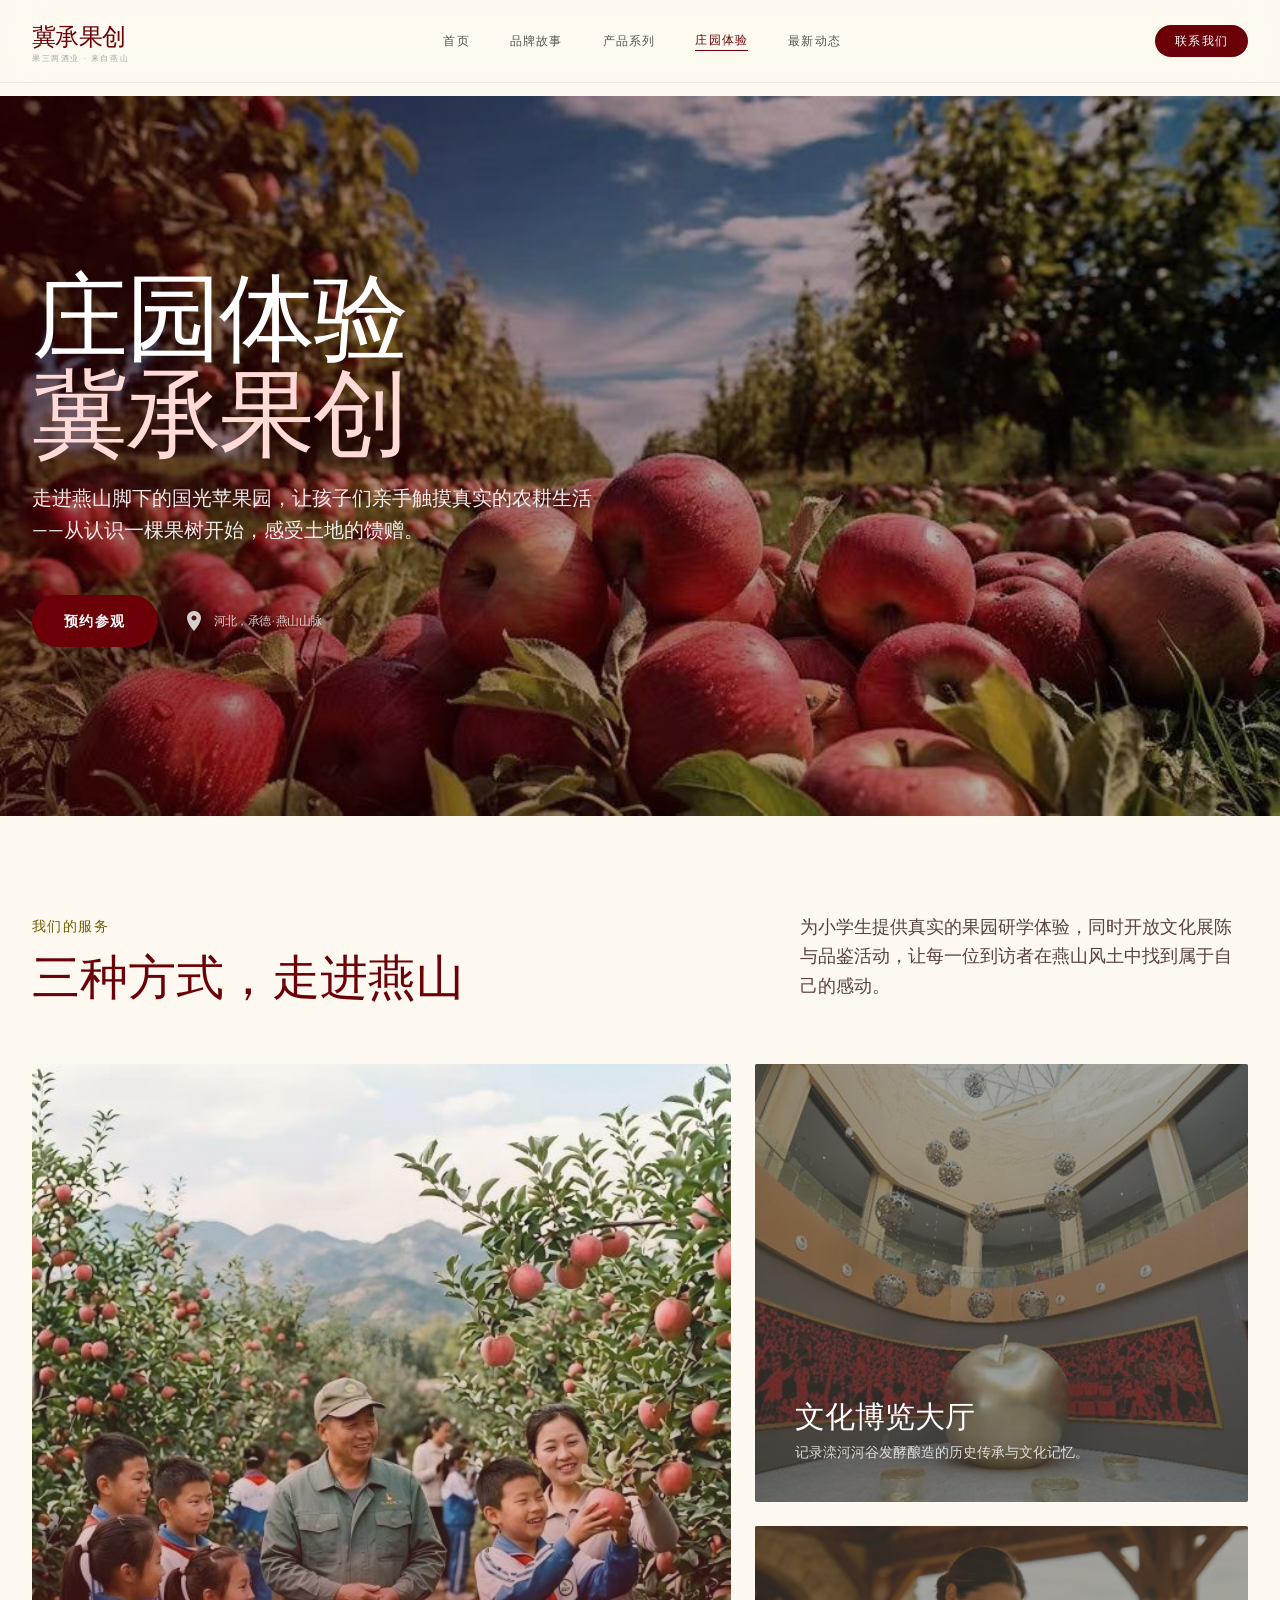
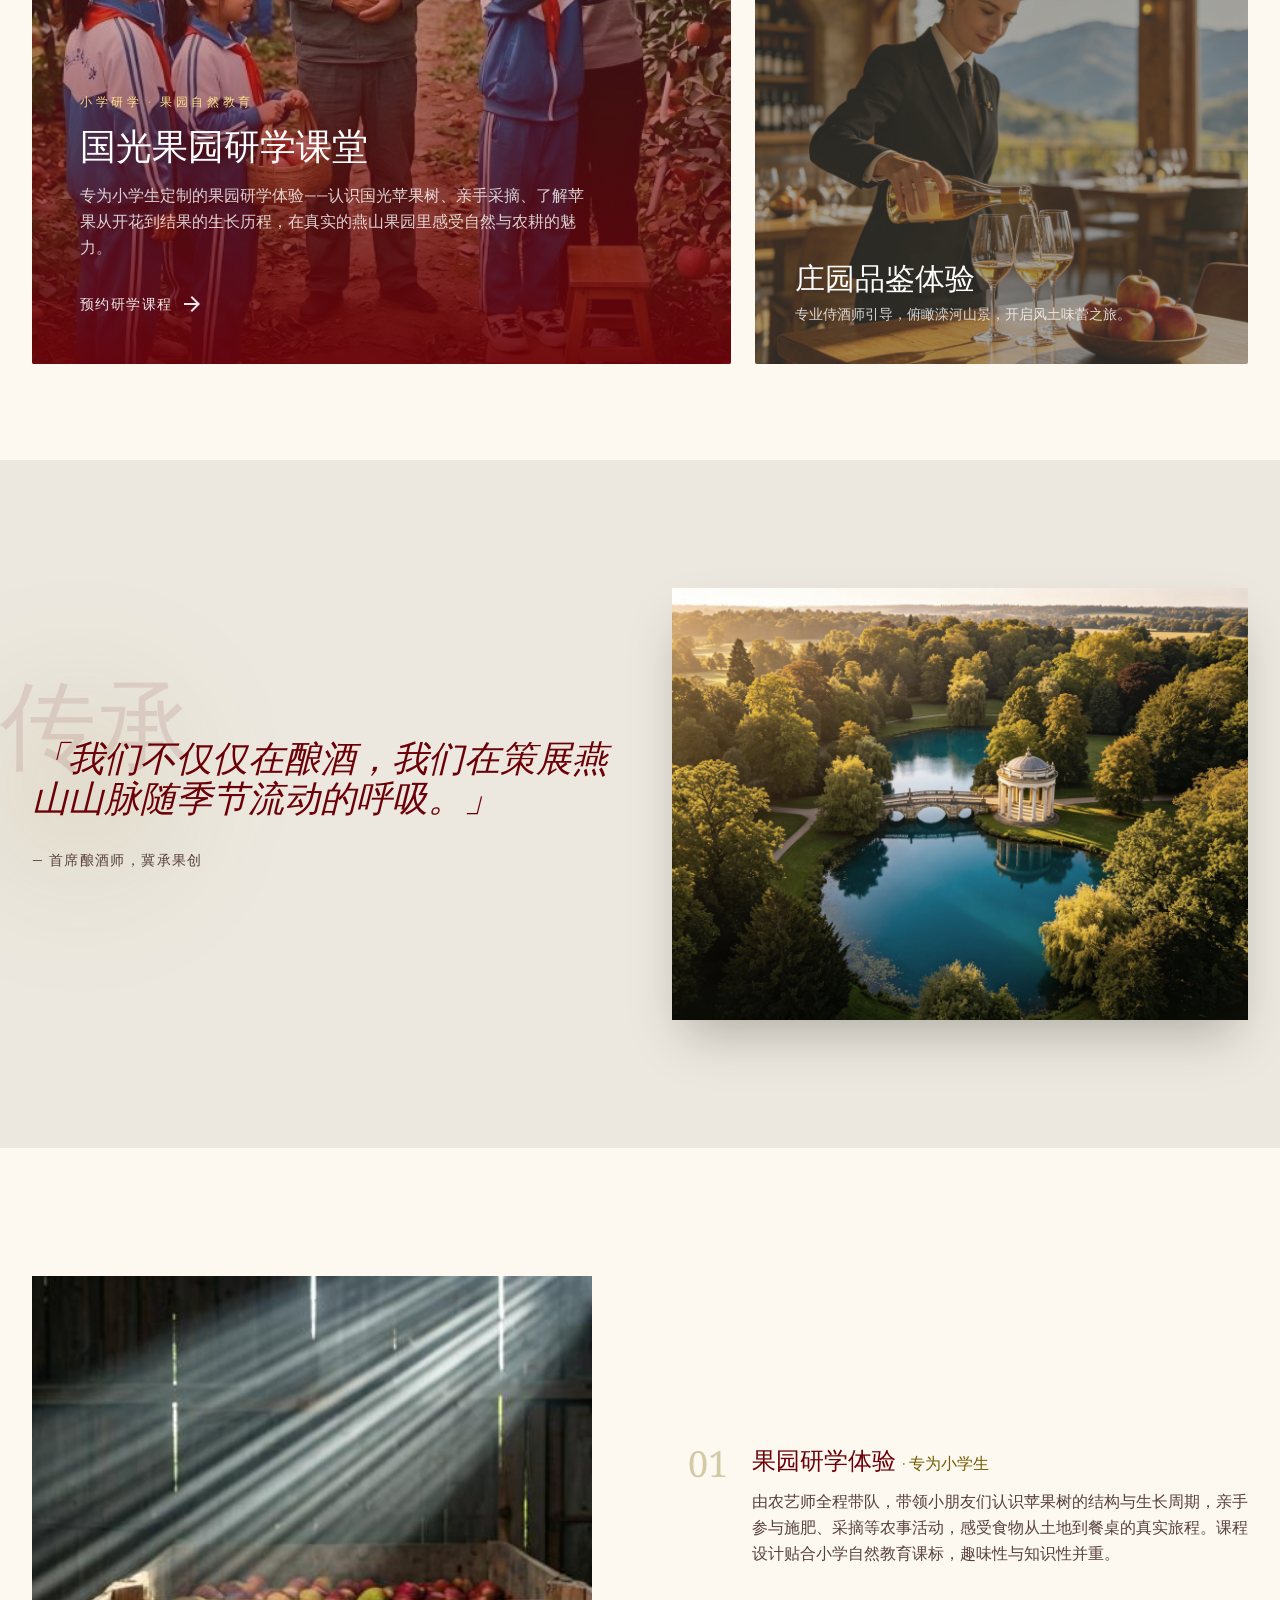
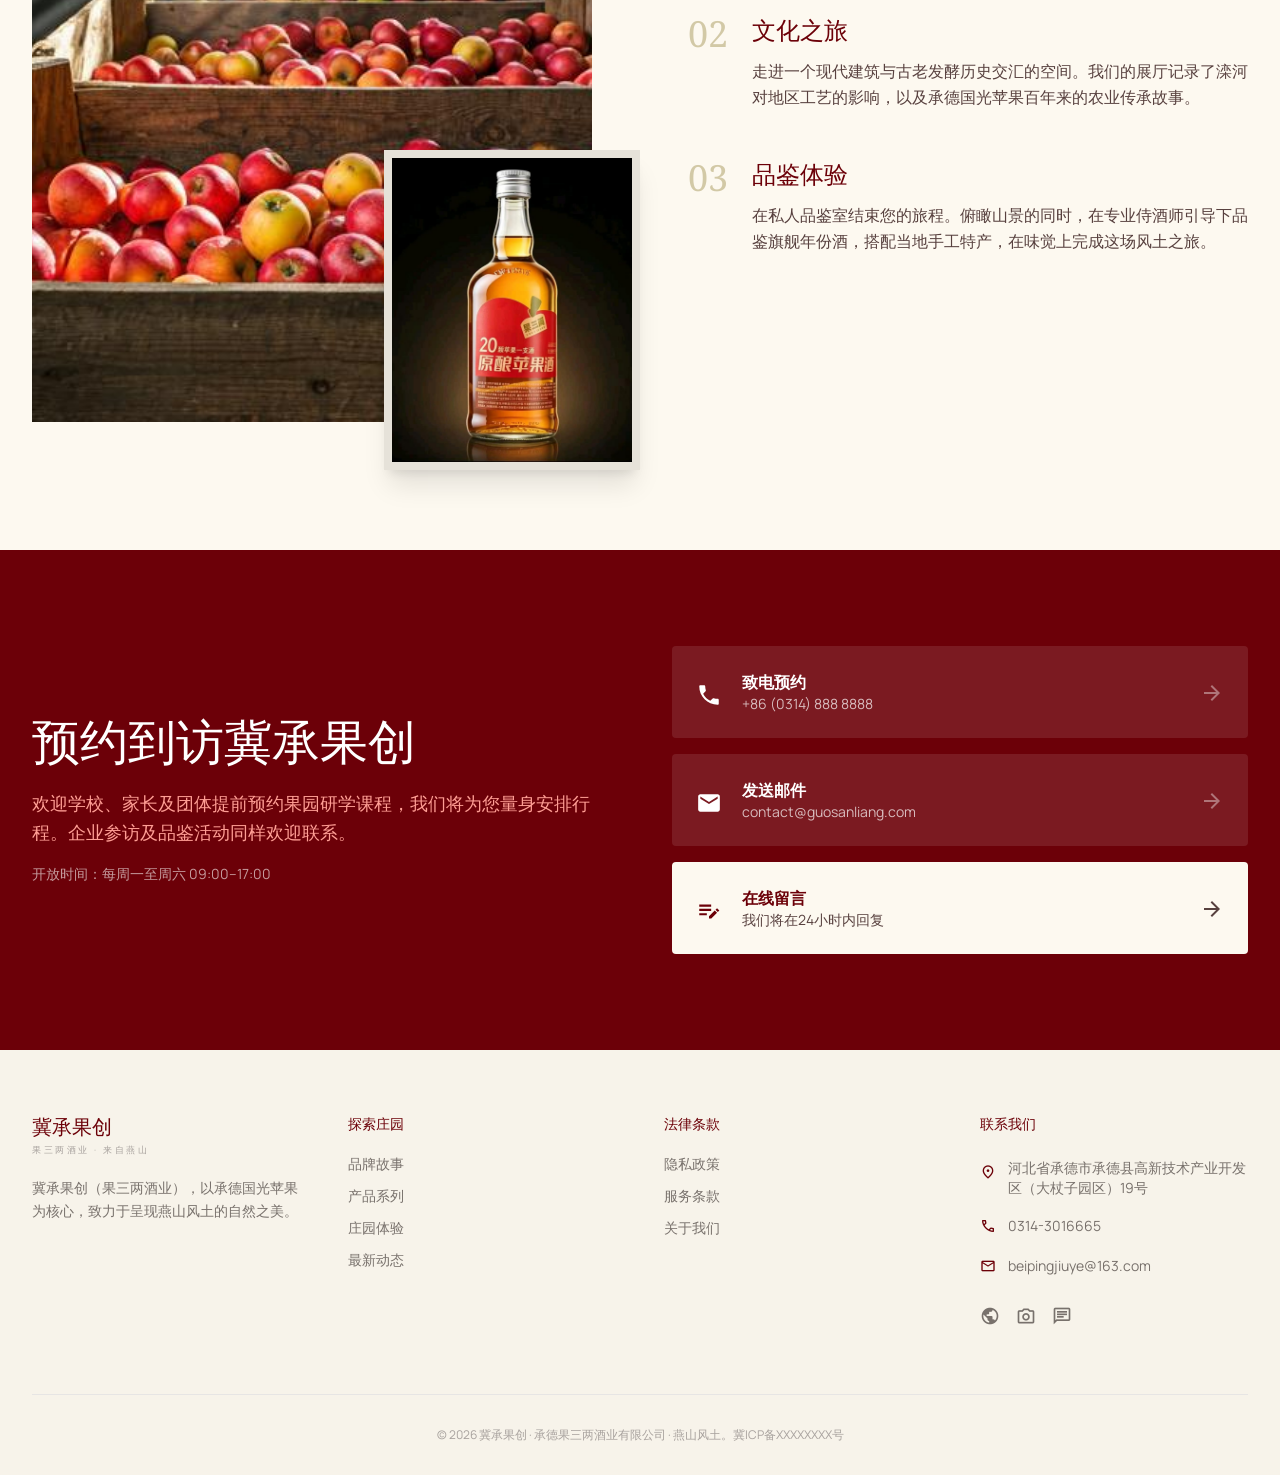
<file: experience.html>
﻿<!DOCTYPE html>
<html lang="zh-CN">

<head>
    <meta charset="utf-8" />
    <meta content="width=device-width, initial-scale=1.0" name="viewport" />
    <title>庄园体验 - 冀承果创</title>
    <link rel="stylesheet" href="./assets/css/fonts.css" />
    <link rel="stylesheet" href="./assets/css/common.css" />
    <script src="./assets/js/tailwind.min.js"></script>
    <script src="./assets/js/tailwind-config.js"></script>
    <script src="./assets/js/icons.js"></script>
</head>

<body class="bg-surface text-on-surface">

    <!-- TopNavBar -->
    <div id="nav-placeholder"></div>

    <main class="pt-24">

        <!-- Hero Section -->
        <section class="relative flex items-center overflow-hidden" style="height:clamp(500px,80vh,819px)">
            <div class="absolute inset-0 z-0">
                <img alt="燕山苹果园日落时分，金色阳光穿透累累果实的枝头，中国式山水意境" class="w-full h-full object-cover grayscale-[20%] brightness-75 hero-img" src="./assets/images/exp-hero-orchard-sunset.jpg" />
                <div class="absolute inset-0 bg-gradient-to-r from-primary/30 to-transparent"></div>
            </div>
            <div class="relative z-10 max-w-screen-2xl mx-auto px-8 w-full">
                <div class="max-w-3xl reveal-left">
                    <h1 class="text-white text-6xl md:text-8xl leading-tight mb-6 font-headline tracking-tight">
                        庄园体验<br/>
                        <span class="text-primary-fixed">冀承果创</span>
                    </h1>
                    <p class="text-white/90 text-xl font-body leading-relaxed max-w-xl mb-12">
                        走进燕山脚下的国光苹果园，让孩子们亲手触摸真实的农耕生活——从认识一棵果树开始，感受土地的馈赠。
                    </p>
                    <div class="flex flex-col sm:flex-row items-start sm:items-center gap-6">
                        <a href="./index.html#contact" class="bg-primary text-on-primary px-8 py-4 text-sm font-bold uppercase tracking-widest hover:bg-primary-container hover:text-on-primary-container transition-all shadow-xl rounded-full">
            预约参观
          </a>
                        <span class="text-white/80 font-label text-xs tracking-tighter uppercase flex items-center">
            <span class="material-symbols-outlined mr-2">location_on</span>河北，承德 · 燕山山脉
                        </span>
                    </div>
                </div>
            </div>
        </section>

        <!-- 体验三大板块 Bento -->
        <section id="study" class="py-24 px-8 max-w-screen-2xl mx-auto">
                <div class="flex flex-col md:flex-row justify-between items-end mb-16 gap-8">
                <div class="reveal-left">
                    <span class="text-tertiary font-label text-sm tracking-widest uppercase mb-4 block">我们的服务</span>
                    <h2 class="text-5xl font-headline text-primary">三种方式，走进燕山</h2>
                </div>
                <p class="text-on-surface-variant max-w-md font-body text-lg leading-relaxed reveal-right">
                    为小学生提供真实的果园研学体验，同时开放文化展陈与品鉴活动，让每一位到访者在燕山风土中找到属于自己的感动。
                </p>
            </div>
            <div class="grid grid-cols-1 md:grid-cols-12 gap-6 md:h-[900px]">
                <!-- 研学体验 -->
                <div class="md:col-span-7 relative group overflow-hidden bg-surface-container-low rounded-sm reveal-left" style="min-height:480px;">
                    <img alt="农艺师与参观者在苹果园中交流，手持成熟红苹果，清晨柔和光线" class="absolute inset-0 w-full h-full object-cover opacity-90 group-hover:scale-105 transition-transform duration-700" src="./assets/images/exp-orchard-study.jpg" />
                    <div class="absolute inset-0 bg-gradient-to-t from-primary/90 via-primary/20 to-transparent flex flex-col justify-end p-12">
                        <span class="text-tertiary-fixed font-label text-xs tracking-[0.3em] uppercase mb-4">小学研学 · 果园自然教育</span>
                        <h3 class="text-white text-4xl font-headline mb-4">国光果园研学课堂</h3>
                        <p class="text-white/80 font-body max-w-lg mb-8 leading-relaxed">
                            专为小学生定制的果园研学体验——认识国光苹果树、亲手采摘、了解苹果从开花到结果的生长历程，在真实的燕山果园里感受自然与农耕的魅力。
                        </p>
                        <a href="./index.html#contact" class="flex items-center text-white/90 font-label text-sm tracking-widest uppercase group-hover:translate-x-2 transition-transform w-fit">
                            预约研学课程 <span class="material-symbols-outlined ml-2">arrow_forward</span>
                        </a>
                    </div>
                </div>
                <!-- 右侧两张 -->
                <div id="culture" class="md:col-span-5 flex flex-col gap-6">
                    <div class="relative group overflow-hidden bg-surface-container-low rounded-sm reveal reveal-delay-1 flex-1" style="min-height:240px;">
                        <img alt="现代简约的酒文化展馆内景，大型风土历史摄影展板与玻璃展陈柜" class="absolute inset-0 w-full h-full object-cover opacity-80 group-hover:scale-105 transition-transform duration-700" src="./assets/images/exp-cultural-exhibition.jpg" />
                        <div class="absolute inset-0 bg-on-surface/40 flex flex-col justify-end p-10">
                            <h3 class="text-white text-3xl font-headline mb-2">文化博览大厅</h3>
                            <p class="text-white/80 font-body text-sm">记录滦河河谷发酵酿造的历史传承与文化记忆。</p>
                        </div>
                    </div>
                    <div id="tasting" class="relative group overflow-hidden bg-surface-container-low rounded-sm reveal reveal-delay-2 flex-1" style="min-height:240px;">
                        <img alt="庄园品鉴场景，宾客手持水晶酒杯在落地窗前俯瞰山景" class="absolute inset-0 w-full h-full object-cover opacity-80 group-hover:scale-105 transition-transform duration-700" src="./assets/images/exp-wine-tasting.jpg" />
                        <div class="absolute inset-0 bg-on-surface/40 flex flex-col justify-end p-10">
                            <h3 class="text-white text-3xl font-headline mb-2">庄园品鉴体验</h3>
                            <p class="text-white/80 font-body text-sm">专业侍酒师引导，俯瞰滦河山景，开启风土味蕾之旅。</p>
                        </div>
                    </div>
                </div>
            </div>
        </section>

        <!-- 引言区 -->
        <section class="bg-surface-container-high py-32 px-8 overflow-hidden">
            <div class="max-w-screen-xl mx-auto flex flex-col md:flex-row items-center gap-16">
                <div class="w-full md:w-1/2 relative reveal-left">
                    <div class="absolute -top-12 -left-12 w-48 h-48 bg-tertiary/10 rounded-full blur-3xl"></div>
                    <h2 class="text-6xl md:text-8xl font-headline text-primary/10 absolute -top-16 -left-8 select-none">传承</h2>
                    <blockquote class="text-3xl md:text-4xl font-headline text-primary leading-relaxed relative z-10 italic">
                        「我们不仅仅在酿酒，我们在策展燕山山脉随季节流动的呼吸。」
                    </blockquote>
                    <p class="mt-8 text-on-surface-variant font-label tracking-widest uppercase text-sm">— 首席酿酒师，冀承果创</p>
                </div>
                <div class="w-full md:w-1/2 reveal-right">
                    <img alt="滦河河谷航拍全景，蜿蜒河流穿过绿色山谷，远处蓝色山脉晨雾缭绕" class="w-full aspect-[4/3] object-cover shadow-2xl grayscale-[30%]" src="./assets/images/exp-luanhe-valley.jpg" />
                </div>
            </div>
        </section>

        <!-- 详细旅程 -->
        <section class="py-32 max-w-screen-2xl mx-auto px-8">
            <div class="grid grid-cols-1 md:grid-cols-2 gap-24 items-center">
                <div class="relative reveal-left">
                    <div class="aspect-[3/4] bg-surface-container-low overflow-hidden">
                        <img alt="木制板条箱装满新鲜采摘的深红国光苹果，阳光从仓库屋顶缝隙穿入" class="w-full h-full object-cover" src="./assets/images/exp-apple-harvest.jpg" />
                    </div>
                    <div class="absolute -bottom-12 -right-12 w-64 h-80 hidden md:block border-8 border-surface-container-highest overflow-hidden shadow-xl">
                        <img alt="精品果酒酒瓶标签近景，衬线字体优雅排版，金箔烫印细节" class="w-full h-full object-cover" src="./assets/images/apple.jpg" />
                    </div>
                </div>
                <div class="space-y-12 reveal-right">
                    <div class="flex items-start gap-6 reveal reveal-delay-1">
                        <span class="text-tertiary text-4xl font-headline opacity-30">01</span>
                        <div>
                            <h3 class="text-2xl font-headline text-primary mb-3">果园研学体验 <span class="text-base font-body font-normal text-tertiary">· 专为小学生</span></h3>
                            <p class="text-on-surface-variant leading-relaxed">由农艺师全程带队，带领小朋友们认识苹果树的结构与生长周期，亲手参与施肥、采摘等农事活动，感受食物从土地到餐桌的真实旅程。课程设计贴合小学自然教育课标，趣味性与知识性并重。</p>
                        </div>
                    </div>
                    <div class="flex items-start gap-6 reveal reveal-delay-2">
                        <span class="text-tertiary text-4xl font-headline opacity-30">02</span>
                        <div>
                            <h3 class="text-2xl font-headline text-primary mb-3">文化之旅</h3>
                            <p class="text-on-surface-variant leading-relaxed">走进一个现代建筑与古老发酵历史交汇的空间。我们的展厅记录了滦河对地区工艺的影响，以及承德国光苹果百年来的农业传承故事。</p>
                        </div>
                    </div>
                    <div class="flex items-start gap-6 reveal reveal-delay-3">
                        <span class="text-tertiary text-4xl font-headline opacity-30">03</span>
                        <div>
                            <h3 class="text-2xl font-headline text-primary mb-3">品鉴体验</h3>
                            <p class="text-on-surface-variant leading-relaxed">在私人品鉴室结束您的旅程。俯瞰山景的同时，在专业侍酒师引导下品鉴旗舰年份酒，搭配当地手工特产，在味觉上完成这场风土之旅。</p>
                        </div>
                    </div>
                </div>
            </div>
        </section>

        <!-- CTA 联系区 -->
        <section class="bg-primary py-24 mb-0">
            <div class="max-w-screen-xl mx-auto px-8">
                <div class="grid grid-cols-1 md:grid-cols-2 gap-8 md:gap-16 items-center">
                    <div class="reveal-left">
                        <h2 class="text-white text-5xl font-headline mb-6">预约到访冀承果创</h2>
                        <p class="text-on-primary-container text-lg max-w-xl mb-4 leading-relaxed">
                            欢迎学校、家长及团体提前预约果园研学课程，我们将为您量身安排行程。企业参访及品鉴活动同样欢迎联系。
                        </p>
                        <p class="text-white/60 text-sm">开放时间：每周一至周六 09:00–17:00</p>
                    </div>
                    <div class="space-y-4 reveal-right">
                        <a href="tel:+8603148888888" class="flex items-center gap-5 bg-white/10 hover:bg-white/20 transition-colors p-6 rounded-lg group">
                            <span class="material-symbols-outlined text-white text-2xl">call</span>
                            <div>
                                <div class="text-white font-bold">致电预约</div>
                                <div class="text-white/70 text-sm">+86 (0314) 888 8888</div>
                            </div>
                            <span class="material-symbols-outlined text-white/40 ml-auto group-hover:text-white/80 transition-colors">arrow_forward</span>
                        </a>
                        <a href="mailto:contact@guosanliang.com" class="flex items-center gap-5 bg-white/10 hover:bg-white/20 transition-colors p-6 rounded-lg group">
                            <span class="material-symbols-outlined text-white text-2xl">mail</span>
                            <div>
                                <div class="text-white font-bold">发送邮件</div>
                                <div class="text-white/70 text-sm">contact@guosanliang.com</div>
                            </div>
                            <span class="material-symbols-outlined text-white/40 ml-auto group-hover:text-white/80 transition-colors">arrow_forward</span>
                        </a>
                        <a href="./index.html#contact" class="flex items-center gap-5 bg-surface text-primary hover:bg-surface-container-low transition-colors p-6 rounded-lg group font-bold">
                            <span class="material-symbols-outlined text-primary text-2xl">edit_note</span>
                            <div>
                                <div>在线留言</div>
                                <div class="text-on-surface-variant text-sm font-normal">我们将在24小时内回复</div>
                            </div>
                            <span class="material-symbols-outlined text-on-surface-variant ml-auto group-hover:text-primary transition-colors">arrow_forward</span>
                        </a>
                    </div>
                </div>
            </div>
        </section>

    </main>

    <!-- Footer -->
    <div id="footer-placeholder"></div>
    <script src="./components/nav.js"></script>
    <script src="./components/footer.js"></script>
    <script src="./assets/js/main.js"></script>
    <script>
        document.addEventListener('DOMContentLoaded', function() {
            renderNav('experience');
            renderFooter();
        });
    </script>
</body>

</html>
</file>
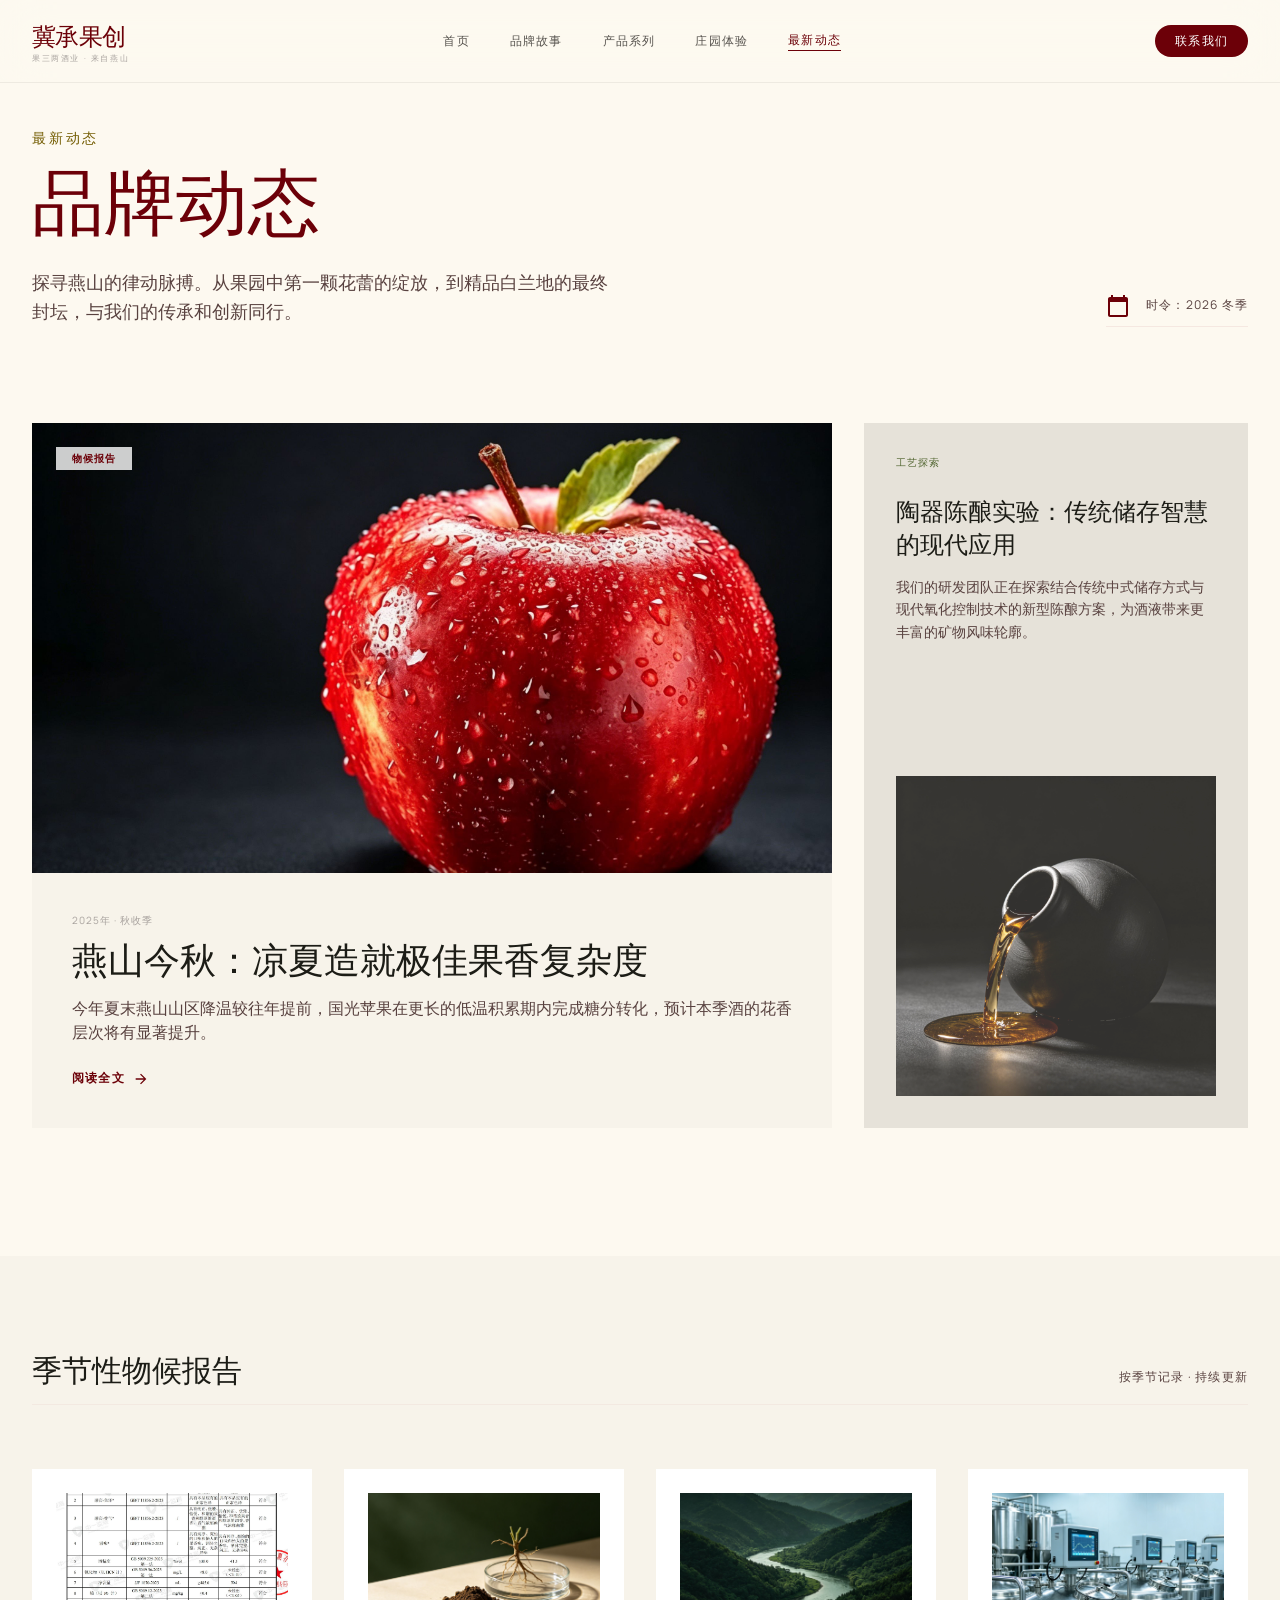
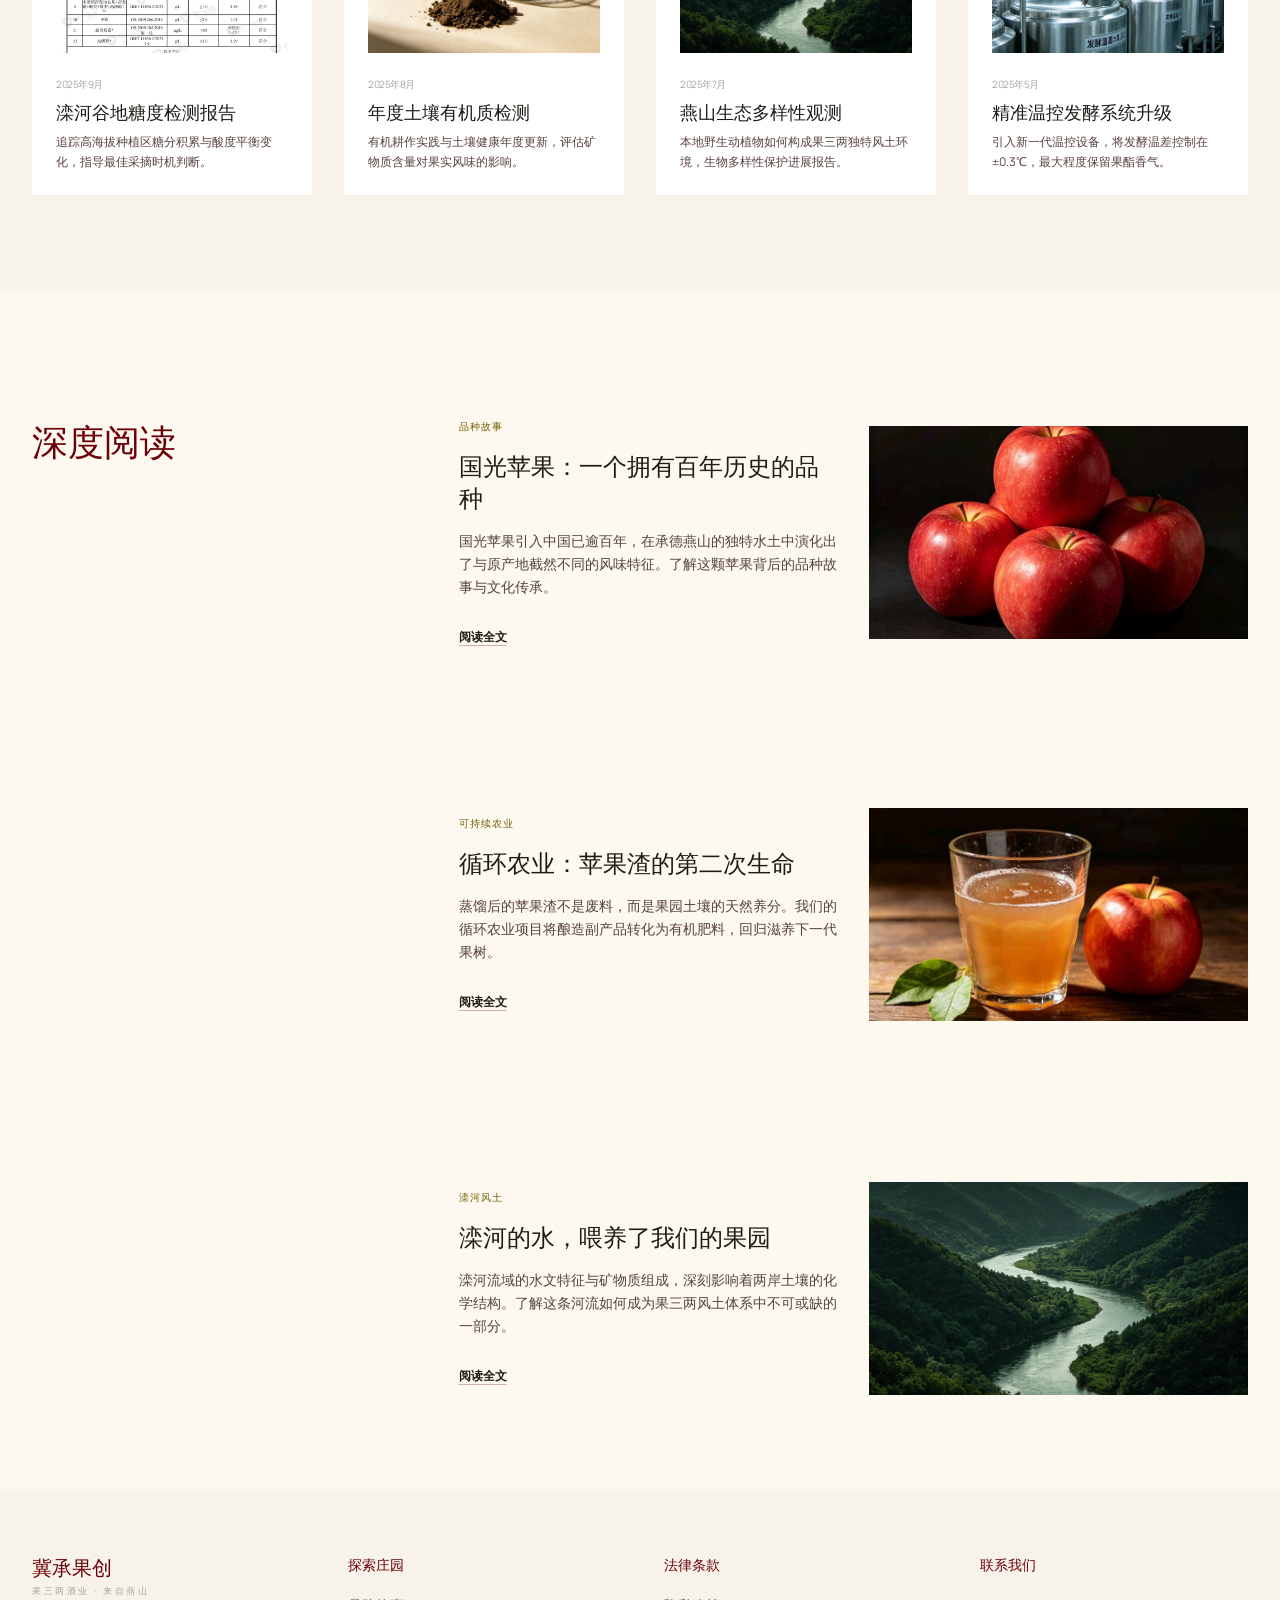
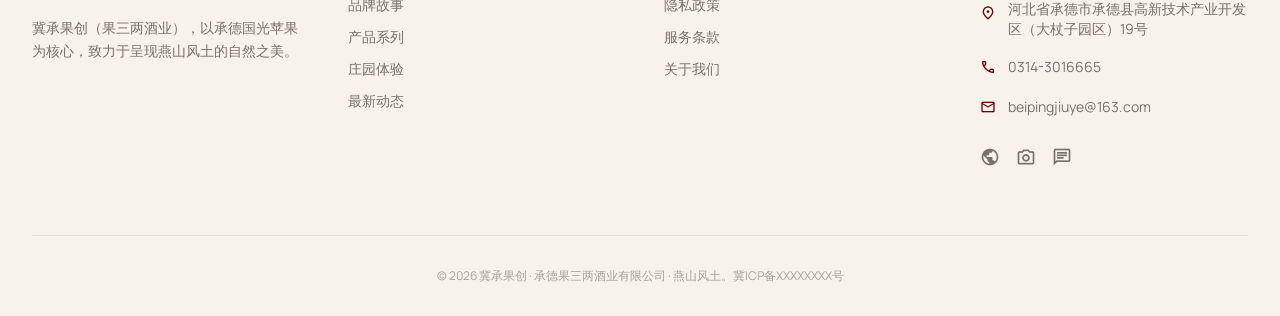
<file: news.html>
﻿<!DOCTYPE html>
<html lang="zh-CN">

<head>
    <meta charset="utf-8" />
    <meta content="width=device-width, initial-scale=1.0" name="viewport" />
    <title>最新动态 - 冀承果创</title>
    <link rel="stylesheet" href="./assets/css/fonts.css" />
    <link rel="stylesheet" href="./assets/css/common.css" />
    <script src="./assets/js/tailwind.min.js"></script>
    <script src="./assets/js/tailwind-config.js"></script>
    <script src="./assets/js/icons.js"></script>
</head>

<body class="bg-background text-on-surface selection:bg-primary-fixed selection:text-on-primary-fixed">

    <!-- TopNavBar -->
    <div id="nav-placeholder"></div>

    <main class="pt-32 pb-24">

        <!-- Hero Section -->
        <section class="max-w-screen-2xl mx-auto px-8 mb-24">
            <div class="grid grid-cols-1 md:grid-cols-12 gap-8 md:gap-12 items-end">
                <div class="md:col-span-7 reveal-left">
                    <span class="text-tertiary font-label text-sm tracking-[0.2em] uppercase block mb-4">最新动态</span>
                    <h1 class="text-5xl md:text-7xl font-serif text-primary leading-tight mb-8">品牌动态</h1>
                    <p class="text-lg text-on-surface-variant max-w-xl leading-relaxed">
                        探寻燕山的律动脉搏。从果园中第一颗花蕾的绽放，到精品白兰地的最终封坛，与我们的传承和创新同行。
                    </p>
                </div>
                <div class="md:col-span-5 text-right reveal-right">
                    <div class="inline-flex items-center gap-4 border-b border-outline-variant/30 pb-2">
                        <span class="material-symbols-outlined text-primary">calendar_today</span>
                        <span id="season-tag" class="font-label text-xs tracking-widest uppercase text-on-surface-variant">时令：加载中</span>
                    </div>
                </div>
            </div>
        </section>

        <!-- 主要报道 Bento -->
        <section class="max-w-screen-2xl mx-auto px-8 mb-32">
            <div class="grid grid-cols-1 md:grid-cols-3 gap-8">
                <!-- 主文章 -->
                <div class="md:col-span-2 bg-surface-container-low group cursor-pointer overflow-hidden flex flex-col reveal-left">
                    <div class="aspect-[16/9] overflow-hidden relative">
                        <img alt="金色午后阳光透过茂密果园枝头，山谷薄雾中的丰收景象" class="w-full h-full object-cover group-hover:scale-105 transition-transform duration-700" src="./assets/images/news-harvest-season.jpg" />
                        <div class="absolute top-6 left-6 bg-white/80 backdrop-blur px-4 py-1 text-[10px] tracking-widest uppercase font-bold text-primary">物候报告</div>
                    </div>
                    <div class="p-10">
                        <span class="text-stone-400 font-label text-[10px] tracking-widest uppercase block mb-3">2025年 · 秋收季</span>
                        <h2 class="text-4xl font-serif text-on-surface mb-4">燕山今秋：凉夏造就极佳果香复杂度</h2>
                        <p class="text-on-surface-variant mb-6 line-clamp-2">
                            今年夏末燕山山区降温较往年提前，国光苹果在更长的低温积累期内完成糖分转化，预计本季酒的花香层次将有显著提升。
                        </p>
                        <div class="flex items-center gap-2 text-primary font-bold text-xs tracking-widest uppercase">
                            阅读全文 <span class="material-symbols-outlined text-sm">arrow_forward</span>
                        </div>
                    </div>
                </div>
                <!-- 次要文章 -->
                <div class="bg-surface-container-highest p-8 flex flex-col justify-between reveal reveal-delay-1">
                    <div>
                        <span class="text-secondary font-label text-[10px] tracking-widest uppercase mb-6 block">工艺探索</span>
                        <h3 class="text-2xl font-serif text-on-surface mb-4 leading-snug">陶器陈酿实验：传统储存智慧的现代应用</h3>
                        <p class="text-sm text-on-surface-variant leading-relaxed mb-8">
                            我们的研发团队正在探索结合传统中式储存方式与现代氧化控制技术的新型陈酿方案，为酒液带来更丰富的矿物风味轮廓。
                        </p>
                    </div>
                    <div class="w-full aspect-square bg-surface-container-low overflow-hidden">
                        <img alt="手工陶制储酒坛整齐排列在石窖中，昏暗环境光营造静谧氛围" class="w-full h-full object-cover opacity-80" src="./assets/images/news-aging-vessels.jpg" />
                    </div>
                </div>
            </div>
        </section>

        <!-- 季节性物候报告 -->
        <section class="bg-surface-container-low py-24 mb-32">
            <div class="max-w-screen-2xl mx-auto px-8">
                <div class="flex justify-between items-baseline mb-16 border-b border-outline-variant/20 pb-4 reveal">
                    <h2 class="text-3xl font-serif text-on-surface">季节性物候报告</h2>
                    <span class="text-xs tracking-widest uppercase text-on-surface-variant">按季节记录 · 持续更新</span>
                </div>
                <div class="grid grid-cols-1 md:grid-cols-4 gap-8">
                    <!-- 报告 1 -->
                    <div class="bg-surface-container-lowest p-6 flex flex-col gap-6 reveal reveal-delay-1">
                        <div class="h-40 bg-surface-variant overflow-hidden">
                            <img alt="苹果枝头清晨露水特写，朦胧晨光中果实渐渐成熟" class="w-full h-full object-cover" src="./assets/images/about-quality-device-1.jpg" />
                        </div>
                        <div>
                            <span class="text-[10px] tracking-tighter text-stone-400 font-label block mb-2 uppercase">2025年9月</span>
                            <h4 class="text-lg font-serif mb-2 leading-snug">滦河谷地糖度检测报告</h4>
                            <p class="text-xs text-on-surface-variant leading-relaxed">追踪高海拔种植区糖分积累与酸度平衡变化，指导最佳采摘时机判断。</p>
                        </div>
                    </div>
                    <!-- 报告 2 -->
                    <div class="bg-surface-container-lowest p-6 flex flex-col gap-6 reveal reveal-delay-2">
                        <div class="h-40 bg-surface-variant overflow-hidden">
                            <img alt="果农双手轻托成熟红果，绿叶与土壤背景清晰可见" class="w-full h-full object-cover" src="./assets/images/news-soil-analysis.jpg" />
                        </div>
                        <div>
                            <span class="text-[10px] tracking-tighter text-stone-400 font-label block mb-2 uppercase">2025年8月</span>
                            <h4 class="text-lg font-serif mb-2 leading-snug">年度土壤有机质检测</h4>
                            <p class="text-xs text-on-surface-variant leading-relaxed">有机耕作实践与土壤健康年度更新，评估矿物质含量对果实风味的影响。</p>
                        </div>
                    </div>
                    <!-- 报告 3 -->
                    <div class="bg-surface-container-lowest p-6 flex flex-col gap-6 reveal reveal-delay-3">
                        <div class="h-40 bg-surface-variant overflow-hidden">
                            <img alt="燕山梯田与蜿蜒河流广角摄影，晴空万里生态和谐" class="w-full h-full object-cover" src="./assets/images/news-ecological-balance.jpg" />
                        </div>
                        <div>
                            <span class="text-[10px] tracking-tighter text-stone-400 font-label block mb-2 uppercase">2025年7月</span>
                            <h4 class="text-lg font-serif mb-2 leading-snug">燕山生态多样性观测</h4>
                            <p class="text-xs text-on-surface-variant leading-relaxed">本地野生动植物如何构成果三两独特风土环境，生物多样性保护进展报告。</p>
                        </div>
                    </div>
                    <!-- 报告 4 -->
                    <div class="bg-surface-container-lowest p-6 flex flex-col gap-6 reveal reveal-delay-4">
                        <div class="h-40 bg-surface-variant overflow-hidden">
                            <img alt="传统木制工具与玻璃发酵容器摆放于阳光明媚的工坊台面" class="w-full h-full object-cover" src="./assets/images/news-fermentation-tech.jpg" />
                        </div>
                        <div>
                            <span class="text-[10px] tracking-tighter text-stone-400 font-label block mb-2 uppercase">2025年5月</span>
                            <h4 class="text-lg font-serif mb-2 leading-snug">精准温控发酵系统升级</h4>
                            <p class="text-xs text-on-surface-variant leading-relaxed">引入新一代温控设备，将发酵温差控制在±0.3℃，最大程度保留果酯香气。</p>
                        </div>
                    </div>
                </div>
            </div>
        </section>

        <!-- 品牌故事延伸 -->
        <section class="max-w-screen-2xl mx-auto px-8">
            <div class="grid grid-cols-1 md:grid-cols-12 gap-8 md:gap-16">
                <div class="md:col-span-4 reveal-left">
                    <h2 class="text-4xl font-serif text-primary leading-tight md:sticky md:top-32">深度阅读</h2>
                </div>
                <div class="md:col-span-8 space-y-24">
                    <!-- 文章 1 -->
                    <article class="grid grid-cols-1 md:grid-cols-2 gap-8 items-center border-b border-outline-variant/10 pb-16 reveal">
                        <div class="order-2 md:order-1">
                            <span class="text-tertiary font-label text-[10px] tracking-widest uppercase mb-4 block">品种故事</span>
                            <h3 class="text-2xl font-serif mb-4">国光苹果：一个拥有百年历史的品种</h3>
                            <p class="text-on-surface-variant text-sm leading-relaxed mb-6">
                                国光苹果引入中国已逾百年，在承德燕山的独特水土中演化出了与原产地截然不同的风味特征。了解这颗苹果背后的品种故事与文化传承。
                            </p>
                            <a class="text-xs underline underline-offset-4 decoration-primary/30 hover:decoration-primary transition-all font-bold" href="#">阅读全文</a>
                        </div>
                        <div class="order-1 md:order-2 aspect-video bg-surface-container overflow-hidden">
                            <img alt="高端酒吧内景，精品酒瓶在聚焦灯光下闪耀，玻璃器皿排列整齐" class="w-full h-full object-cover" src="./assets/images/news-global-vision (2).jpg" />
                        </div>
                    </article>
                    <!-- 文章 2 -->
                    <article class="grid grid-cols-1 md:grid-cols-2 gap-8 items-center border-b border-outline-variant/10 pb-16 reveal">
                        <div class="order-2 md:order-1">
                            <span class="text-tertiary font-label text-[10px] tracking-widest uppercase mb-4 block">可持续农业</span>
                            <h3 class="text-2xl font-serif mb-4">循环农业：苹果渣的第二次生命</h3>
                            <p class="text-on-surface-variant text-sm leading-relaxed mb-6">
                                蒸馏后的苹果渣不是废料，而是果园土壤的天然养分。我们的循环农业项目将酿造副产品转化为有机肥料，回归滋养下一代果树。
                            </p>
                            <a class="text-xs underline underline-offset-4 decoration-primary/30 hover:decoration-primary transition-all font-bold" href="#">阅读全文</a>
                        </div>
                        <div class="order-1 md:order-2 aspect-video bg-surface-container overflow-hidden">
                            <img alt="有机腐殖质与干燥苹果渣混合的可持续农业场景" class="w-full h-full object-cover" src="./assets/images/news-sustainability.jpg" />
                        </div>
                    </article>
                    <!-- 文章 3 -->
                    <article class="grid grid-cols-1 md:grid-cols-2 gap-8 items-center reveal">
                        <div class="order-2 md:order-1">
                            <span class="text-tertiary font-label text-[10px] tracking-widest uppercase mb-4 block">滦河风土</span>
                            <h3 class="text-2xl font-serif mb-4">滦河的水，喂养了我们的果园</h3>
                            <p class="text-on-surface-variant text-sm leading-relaxed mb-6">
                                滦河流域的水文特征与矿物质组成，深刻影响着两岸土壤的化学结构。了解这条河流如何成为果三两风土体系中不可或缺的一部分。
                            </p>
                            <a class="text-xs underline underline-offset-4 decoration-primary/30 hover:decoration-primary transition-all font-bold" href="#">阅读全文</a>
                        </div>
                        <div class="order-1 md:order-2 aspect-video bg-surface-container overflow-hidden">
                            <img alt="滦河河谷航拍，绿意盎然的果园与蜿蜒清澈的河道" class="w-full h-full object-cover" src="./assets/images/news-ecological-balance.jpg" />
                        </div>
                    </article>
                </div>
            </div>
        </section>

    </main>

    <!-- Footer -->
    <div id="footer-placeholder"></div>
    <script src="./components/nav.js"></script>
    <script src="./components/footer.js"></script>
    <script src="./assets/js/main.js"></script>
    <script>
        document.addEventListener('DOMContentLoaded', function() {
            renderNav('news');
            renderFooter();
        });
    </script>
</body>

</html>
</file>
<file: assets/css/fonts.css>
/* ================================================
   果三两酒业官网 - 本地自托管字体
   Guo San Liang Winery - Self-hosted Fonts
   ================================================ */

/* Material Symbols Outlined */
@font-face {
  font-family: 'Material Symbols Outlined';
  font-style: normal;
  font-weight: 400;
  font-display: block;
  src: url(../fonts/material-symbols-outlined.ttf) format('truetype');
}

.material-symbols-outlined {
  font-family: 'Material Symbols Outlined';
  font-weight: normal;
  font-style: normal;
  font-size: 24px;
  line-height: 1;
  letter-spacing: normal;
  text-transform: none;
  display: inline-block;
  white-space: nowrap;
  word-wrap: normal;
  direction: ltr;
  -webkit-font-smoothing: antialiased;
  font-variation-settings: 'FILL' 0, 'wght' 400, 'GRAD' 0, 'opsz' 24;
}

/* Noto Serif SC - System Font Fallback (self-hosted SC font too large ~14MB)
   Falls back to system CJK serif fonts on Windows/Mac/Linux */
@font-face {
  font-family: 'Noto Serif SC';
  font-style: normal;
  font-weight: 400;
  font-display: swap;
  src: local('Noto Serif SC'),
       local('NotoSerifSC-Regular'),
       local('FangSong'),
       local('STSong'),
       local('SimSun');
}

@font-face {
  font-family: 'Noto Serif SC';
  font-style: normal;
  font-weight: 700;
  font-display: swap;
  src: local('Noto Serif SC Bold'),
       local('NotoSerifSC-Bold'),
       local('STSong'),
       local('SimSun');
}

/* ---- Noto Serif (Latin + Extended) ---- */
/* cyrillic-ext */
@font-face {
  font-family: 'Noto Serif';
  font-style: italic;
  font-weight: 400;
  font-stretch: 100%;
  font-display: swap;
  src: url(../fonts/noto-serif-0.woff2) format('woff2');
  unicode-range: U+0460-052F, U+1C80-1C8A, U+20B4, U+2DE0-2DFF, U+A640-A69F, U+FE2E-FE2F;
}
/* cyrillic */
@font-face {
  font-family: 'Noto Serif';
  font-style: italic;
  font-weight: 400;
  font-stretch: 100%;
  font-display: swap;
  src: url(../fonts/noto-serif-1.woff2) format('woff2');
  unicode-range: U+0301, U+0400-045F, U+0490-0491, U+04B0-04B1, U+2116;
}
/* greek-ext */
@font-face {
  font-family: 'Noto Serif';
  font-style: italic;
  font-weight: 400;
  font-stretch: 100%;
  font-display: swap;
  src: url(../fonts/noto-serif-2.woff2) format('woff2');
  unicode-range: U+1F00-1FFF;
}
/* greek */
@font-face {
  font-family: 'Noto Serif';
  font-style: italic;
  font-weight: 400;
  font-stretch: 100%;
  font-display: swap;
  src: url(../fonts/noto-serif-3.woff2) format('woff2');
  unicode-range: U+0370-0377, U+037A-037F, U+0384-038A, U+038C, U+038E-03A1, U+03A3-03FF;
}
/* math */
@font-face {
  font-family: 'Noto Serif';
  font-style: italic;
  font-weight: 400;
  font-stretch: 100%;
  font-display: swap;
  src: url(../fonts/noto-serif-4.woff2) format('woff2');
  unicode-range: U+0302-0303, U+0305, U+0307-0308, U+0310, U+0312, U+0315, U+031A, U+0326-0327, U+032C, U+032F-0330, U+0332-0333, U+0338, U+033A, U+0346, U+034D, U+0391-03A1, U+03A3-03A9, U+03B1-03C9, U+03D1, U+03D5-03D6, U+03F0-03F1, U+03F4-03F5, U+2016-2017, U+2034-2038, U+203C, U+2040, U+2043, U+2047, U+2050, U+2057, U+205F, U+2070-2071, U+2074-208E, U+2090-209C, U+20D0-20DC, U+20E1, U+20E5-20EF, U+2100-2112, U+2114-2115, U+2117-2121, U+2123-214F, U+2190, U+2192, U+2194-21AE, U+21B0-21E5, U+21F1-21F2, U+21F4-2211, U+2213-2214, U+2216-22FF, U+2308-230B, U+2310, U+2319, U+231C-2321, U+2336-237A, U+237C, U+2395, U+239B-23B7, U+23D0, U+23DC-23E1, U+2474-2475, U+25AF, U+25B3, U+25B7, U+25BD, U+25C1, U+25CA, U+25CC, U+25FB, U+266D-266F, U+27C0-27FF, U+2900-2AFF, U+2B0E-2B11, U+2B30-2B4C, U+2BFE, U+3030, U+FF5B, U+FF5D, U+1D400-1D7FF, U+1EE00-1EEFF;
}
/* vietnamese */
@font-face {
  font-family: 'Noto Serif';
  font-style: italic;
  font-weight: 400;
  font-stretch: 100%;
  font-display: swap;
  src: url(../fonts/noto-serif-5.woff2) format('woff2');
  unicode-range: U+0102-0103, U+0110-0111, U+0128-0129, U+0168-0169, U+01A0-01A1, U+01AF-01B0, U+0300-0301, U+0303-0304, U+0308-0309, U+0323, U+0329, U+1EA0-1EF9, U+20AB;
}
/* latin-ext */
@font-face {
  font-family: 'Noto Serif';
  font-style: italic;
  font-weight: 400;
  font-stretch: 100%;
  font-display: swap;
  src: url(../fonts/noto-serif-6.woff2) format('woff2');
  unicode-range: U+0100-02BA, U+02BD-02C5, U+02C7-02CC, U+02CE-02D7, U+02DD-02FF, U+0304, U+0308, U+0329, U+1D00-1DBF, U+1E00-1E9F, U+1EF2-1EFF, U+2020, U+20A0-20AB, U+20AD-20C0, U+2113, U+2C60-2C7F, U+A720-A7FF;
}
/* latin */
@font-face {
  font-family: 'Noto Serif';
  font-style: italic;
  font-weight: 400;
  font-stretch: 100%;
  font-display: swap;
  src: url(../fonts/noto-serif-7.woff2) format('woff2');
  unicode-range: U+0000-00FF, U+0131, U+0152-0153, U+02BB-02BC, U+02C6, U+02DA, U+02DC, U+0304, U+0308, U+0329, U+2000-206F, U+20AC, U+2122, U+2191, U+2193, U+2212, U+2215, U+FEFF, U+FFFD;
}
/* cyrillic-ext */
@font-face {
  font-family: 'Noto Serif';
  font-style: normal;
  font-weight: 400;
  font-stretch: 100%;
  font-display: swap;
  src: url(../fonts/noto-serif-8.woff2) format('woff2');
  unicode-range: U+0460-052F, U+1C80-1C8A, U+20B4, U+2DE0-2DFF, U+A640-A69F, U+FE2E-FE2F;
}
/* cyrillic */
@font-face {
  font-family: 'Noto Serif';
  font-style: normal;
  font-weight: 400;
  font-stretch: 100%;
  font-display: swap;
  src: url(../fonts/noto-serif-9.woff2) format('woff2');
  unicode-range: U+0301, U+0400-045F, U+0490-0491, U+04B0-04B1, U+2116;
}
/* greek-ext */
@font-face {
  font-family: 'Noto Serif';
  font-style: normal;
  font-weight: 400;
  font-stretch: 100%;
  font-display: swap;
  src: url(../fonts/noto-serif-10.woff2) format('woff2');
  unicode-range: U+1F00-1FFF;
}
/* greek */
@font-face {
  font-family: 'Noto Serif';
  font-style: normal;
  font-weight: 400;
  font-stretch: 100%;
  font-display: swap;
  src: url(../fonts/noto-serif-11.woff2) format('woff2');
  unicode-range: U+0370-0377, U+037A-037F, U+0384-038A, U+038C, U+038E-03A1, U+03A3-03FF;
}
/* math */
@font-face {
  font-family: 'Noto Serif';
  font-style: normal;
  font-weight: 400;
  font-stretch: 100%;
  font-display: swap;
  src: url(../fonts/noto-serif-12.woff2) format('woff2');
  unicode-range: U+0302-0303, U+0305, U+0307-0308, U+0310, U+0312, U+0315, U+031A, U+0326-0327, U+032C, U+032F-0330, U+0332-0333, U+0338, U+033A, U+0346, U+034D, U+0391-03A1, U+03A3-03A9, U+03B1-03C9, U+03D1, U+03D5-03D6, U+03F0-03F1, U+03F4-03F5, U+2016-2017, U+2034-2038, U+203C, U+2040, U+2043, U+2047, U+2050, U+2057, U+205F, U+2070-2071, U+2074-208E, U+2090-209C, U+20D0-20DC, U+20E1, U+20E5-20EF, U+2100-2112, U+2114-2115, U+2117-2121, U+2123-214F, U+2190, U+2192, U+2194-21AE, U+21B0-21E5, U+21F1-21F2, U+21F4-2211, U+2213-2214, U+2216-22FF, U+2308-230B, U+2310, U+2319, U+231C-2321, U+2336-237A, U+237C, U+2395, U+239B-23B7, U+23D0, U+23DC-23E1, U+2474-2475, U+25AF, U+25B3, U+25B7, U+25BD, U+25C1, U+25CA, U+25CC, U+25FB, U+266D-266F, U+27C0-27FF, U+2900-2AFF, U+2B0E-2B11, U+2B30-2B4C, U+2BFE, U+3030, U+FF5B, U+FF5D, U+1D400-1D7FF, U+1EE00-1EEFF;
}
/* vietnamese */
@font-face {
  font-family: 'Noto Serif';
  font-style: normal;
  font-weight: 400;
  font-stretch: 100%;
  font-display: swap;
  src: url(../fonts/noto-serif-13.woff2) format('woff2');
  unicode-range: U+0102-0103, U+0110-0111, U+0128-0129, U+0168-0169, U+01A0-01A1, U+01AF-01B0, U+0300-0301, U+0303-0304, U+0308-0309, U+0323, U+0329, U+1EA0-1EF9, U+20AB;
}
/* latin-ext */
@font-face {
  font-family: 'Noto Serif';
  font-style: normal;
  font-weight: 400;
  font-stretch: 100%;
  font-display: swap;
  src: url(../fonts/noto-serif-14.woff2) format('woff2');
  unicode-range: U+0100-02BA, U+02BD-02C5, U+02C7-02CC, U+02CE-02D7, U+02DD-02FF, U+0304, U+0308, U+0329, U+1D00-1DBF, U+1E00-1E9F, U+1EF2-1EFF, U+2020, U+20A0-20AB, U+20AD-20C0, U+2113, U+2C60-2C7F, U+A720-A7FF;
}
/* latin */
@font-face {
  font-family: 'Noto Serif';
  font-style: normal;
  font-weight: 400;
  font-stretch: 100%;
  font-display: swap;
  src: url(../fonts/noto-serif-15.woff2) format('woff2');
  unicode-range: U+0000-00FF, U+0131, U+0152-0153, U+02BB-02BC, U+02C6, U+02DA, U+02DC, U+0304, U+0308, U+0329, U+2000-206F, U+20AC, U+2122, U+2191, U+2193, U+2212, U+2215, U+FEFF, U+FFFD;
}
/* cyrillic-ext */
@font-face {
  font-family: 'Noto Serif';
  font-style: normal;
  font-weight: 700;
  font-stretch: 100%;
  font-display: swap;
  src: url(../fonts/noto-serif-8.woff2) format('woff2');
  unicode-range: U+0460-052F, U+1C80-1C8A, U+20B4, U+2DE0-2DFF, U+A640-A69F, U+FE2E-FE2F;
}
/* cyrillic */
@font-face {
  font-family: 'Noto Serif';
  font-style: normal;
  font-weight: 700;
  font-stretch: 100%;
  font-display: swap;
  src: url(../fonts/noto-serif-9.woff2) format('woff2');
  unicode-range: U+0301, U+0400-045F, U+0490-0491, U+04B0-04B1, U+2116;
}
/* greek-ext */
@font-face {
  font-family: 'Noto Serif';
  font-style: normal;
  font-weight: 700;
  font-stretch: 100%;
  font-display: swap;
  src: url(../fonts/noto-serif-10.woff2) format('woff2');
  unicode-range: U+1F00-1FFF;
}
/* greek */
@font-face {
  font-family: 'Noto Serif';
  font-style: normal;
  font-weight: 700;
  font-stretch: 100%;
  font-display: swap;
  src: url(../fonts/noto-serif-11.woff2) format('woff2');
  unicode-range: U+0370-0377, U+037A-037F, U+0384-038A, U+038C, U+038E-03A1, U+03A3-03FF;
}
/* math */
@font-face {
  font-family: 'Noto Serif';
  font-style: normal;
  font-weight: 700;
  font-stretch: 100%;
  font-display: swap;
  src: url(../fonts/noto-serif-12.woff2) format('woff2');
  unicode-range: U+0302-0303, U+0305, U+0307-0308, U+0310, U+0312, U+0315, U+031A, U+0326-0327, U+032C, U+032F-0330, U+0332-0333, U+0338, U+033A, U+0346, U+034D, U+0391-03A1, U+03A3-03A9, U+03B1-03C9, U+03D1, U+03D5-03D6, U+03F0-03F1, U+03F4-03F5, U+2016-2017, U+2034-2038, U+203C, U+2040, U+2043, U+2047, U+2050, U+2057, U+205F, U+2070-2071, U+2074-208E, U+2090-209C, U+20D0-20DC, U+20E1, U+20E5-20EF, U+2100-2112, U+2114-2115, U+2117-2121, U+2123-214F, U+2190, U+2192, U+2194-21AE, U+21B0-21E5, U+21F1-21F2, U+21F4-2211, U+2213-2214, U+2216-22FF, U+2308-230B, U+2310, U+2319, U+231C-2321, U+2336-237A, U+237C, U+2395, U+239B-23B7, U+23D0, U+23DC-23E1, U+2474-2475, U+25AF, U+25B3, U+25B7, U+25BD, U+25C1, U+25CA, U+25CC, U+25FB, U+266D-266F, U+27C0-27FF, U+2900-2AFF, U+2B0E-2B11, U+2B30-2B4C, U+2BFE, U+3030, U+FF5B, U+FF5D, U+1D400-1D7FF, U+1EE00-1EEFF;
}
/* vietnamese */
@font-face {
  font-family: 'Noto Serif';
  font-style: normal;
  font-weight: 700;
  font-stretch: 100%;
  font-display: swap;
  src: url(../fonts/noto-serif-13.woff2) format('woff2');
  unicode-range: U+0102-0103, U+0110-0111, U+0128-0129, U+0168-0169, U+01A0-01A1, U+01AF-01B0, U+0300-0301, U+0303-0304, U+0308-0309, U+0323, U+0329, U+1EA0-1EF9, U+20AB;
}
/* latin-ext */
@font-face {
  font-family: 'Noto Serif';
  font-style: normal;
  font-weight: 700;
  font-stretch: 100%;
  font-display: swap;
  src: url(../fonts/noto-serif-14.woff2) format('woff2');
  unicode-range: U+0100-02BA, U+02BD-02C5, U+02C7-02CC, U+02CE-02D7, U+02DD-02FF, U+0304, U+0308, U+0329, U+1D00-1DBF, U+1E00-1E9F, U+1EF2-1EFF, U+2020, U+20A0-20AB, U+20AD-20C0, U+2113, U+2C60-2C7F, U+A720-A7FF;
}
/* latin */
@font-face {
  font-family: 'Noto Serif';
  font-style: normal;
  font-weight: 700;
  font-stretch: 100%;
  font-display: swap;
  src: url(../fonts/noto-serif-15.woff2) format('woff2');
  unicode-range: U+0000-00FF, U+0131, U+0152-0153, U+02BB-02BC, U+02C6, U+02DA, U+02DC, U+0304, U+0308, U+0329, U+2000-206F, U+20AC, U+2122, U+2191, U+2193, U+2212, U+2215, U+FEFF, U+FFFD;
}




/* ---- Manrope ---- */
/* cyrillic-ext */
@font-face {
  font-family: 'Manrope';
  font-style: normal;
  font-weight: 300;
  font-display: swap;
  src: url(../fonts/manrope-0.woff2) format('woff2');
  unicode-range: U+0460-052F, U+1C80-1C8A, U+20B4, U+2DE0-2DFF, U+A640-A69F, U+FE2E-FE2F;
}
/* cyrillic */
@font-face {
  font-family: 'Manrope';
  font-style: normal;
  font-weight: 300;
  font-display: swap;
  src: url(../fonts/manrope-1.woff2) format('woff2');
  unicode-range: U+0301, U+0400-045F, U+0490-0491, U+04B0-04B1, U+2116;
}
/* greek */
@font-face {
  font-family: 'Manrope';
  font-style: normal;
  font-weight: 300;
  font-display: swap;
  src: url(../fonts/manrope-2.woff2) format('woff2');
  unicode-range: U+0370-0377, U+037A-037F, U+0384-038A, U+038C, U+038E-03A1, U+03A3-03FF;
}
/* vietnamese */
@font-face {
  font-family: 'Manrope';
  font-style: normal;
  font-weight: 300;
  font-display: swap;
  src: url(../fonts/manrope-3.woff2) format('woff2');
  unicode-range: U+0102-0103, U+0110-0111, U+0128-0129, U+0168-0169, U+01A0-01A1, U+01AF-01B0, U+0300-0301, U+0303-0304, U+0308-0309, U+0323, U+0329, U+1EA0-1EF9, U+20AB;
}
/* latin-ext */
@font-face {
  font-family: 'Manrope';
  font-style: normal;
  font-weight: 300;
  font-display: swap;
  src: url(../fonts/manrope-4.woff2) format('woff2');
  unicode-range: U+0100-02BA, U+02BD-02C5, U+02C7-02CC, U+02CE-02D7, U+02DD-02FF, U+0304, U+0308, U+0329, U+1D00-1DBF, U+1E00-1E9F, U+1EF2-1EFF, U+2020, U+20A0-20AB, U+20AD-20C0, U+2113, U+2C60-2C7F, U+A720-A7FF;
}
/* latin */
@font-face {
  font-family: 'Manrope';
  font-style: normal;
  font-weight: 300;
  font-display: swap;
  src: url(../fonts/manrope-5.woff2) format('woff2');
  unicode-range: U+0000-00FF, U+0131, U+0152-0153, U+02BB-02BC, U+02C6, U+02DA, U+02DC, U+0304, U+0308, U+0329, U+2000-206F, U+20AC, U+2122, U+2191, U+2193, U+2212, U+2215, U+FEFF, U+FFFD;
}
/* cyrillic-ext */
@font-face {
  font-family: 'Manrope';
  font-style: normal;
  font-weight: 400;
  font-display: swap;
  src: url(../fonts/manrope-0.woff2) format('woff2');
  unicode-range: U+0460-052F, U+1C80-1C8A, U+20B4, U+2DE0-2DFF, U+A640-A69F, U+FE2E-FE2F;
}
/* cyrillic */
@font-face {
  font-family: 'Manrope';
  font-style: normal;
  font-weight: 400;
  font-display: swap;
  src: url(../fonts/manrope-1.woff2) format('woff2');
  unicode-range: U+0301, U+0400-045F, U+0490-0491, U+04B0-04B1, U+2116;
}
/* greek */
@font-face {
  font-family: 'Manrope';
  font-style: normal;
  font-weight: 400;
  font-display: swap;
  src: url(../fonts/manrope-2.woff2) format('woff2');
  unicode-range: U+0370-0377, U+037A-037F, U+0384-038A, U+038C, U+038E-03A1, U+03A3-03FF;
}
/* vietnamese */
@font-face {
  font-family: 'Manrope';
  font-style: normal;
  font-weight: 400;
  font-display: swap;
  src: url(../fonts/manrope-3.woff2) format('woff2');
  unicode-range: U+0102-0103, U+0110-0111, U+0128-0129, U+0168-0169, U+01A0-01A1, U+01AF-01B0, U+0300-0301, U+0303-0304, U+0308-0309, U+0323, U+0329, U+1EA0-1EF9, U+20AB;
}
/* latin-ext */
@font-face {
  font-family: 'Manrope';
  font-style: normal;
  font-weight: 400;
  font-display: swap;
  src: url(../fonts/manrope-4.woff2) format('woff2');
  unicode-range: U+0100-02BA, U+02BD-02C5, U+02C7-02CC, U+02CE-02D7, U+02DD-02FF, U+0304, U+0308, U+0329, U+1D00-1DBF, U+1E00-1E9F, U+1EF2-1EFF, U+2020, U+20A0-20AB, U+20AD-20C0, U+2113, U+2C60-2C7F, U+A720-A7FF;
}
/* latin */
@font-face {
  font-family: 'Manrope';
  font-style: normal;
  font-weight: 400;
  font-display: swap;
  src: url(../fonts/manrope-5.woff2) format('woff2');
  unicode-range: U+0000-00FF, U+0131, U+0152-0153, U+02BB-02BC, U+02C6, U+02DA, U+02DC, U+0304, U+0308, U+0329, U+2000-206F, U+20AC, U+2122, U+2191, U+2193, U+2212, U+2215, U+FEFF, U+FFFD;
}
/* cyrillic-ext */
@font-face {
  font-family: 'Manrope';
  font-style: normal;
  font-weight: 500;
  font-display: swap;
  src: url(../fonts/manrope-0.woff2) format('woff2');
  unicode-range: U+0460-052F, U+1C80-1C8A, U+20B4, U+2DE0-2DFF, U+A640-A69F, U+FE2E-FE2F;
}
/* cyrillic */
@font-face {
  font-family: 'Manrope';
  font-style: normal;
  font-weight: 500;
  font-display: swap;
  src: url(../fonts/manrope-1.woff2) format('woff2');
  unicode-range: U+0301, U+0400-045F, U+0490-0491, U+04B0-04B1, U+2116;
}
/* greek */
@font-face {
  font-family: 'Manrope';
  font-style: normal;
  font-weight: 500;
  font-display: swap;
  src: url(../fonts/manrope-2.woff2) format('woff2');
  unicode-range: U+0370-0377, U+037A-037F, U+0384-038A, U+038C, U+038E-03A1, U+03A3-03FF;
}
/* vietnamese */
@font-face {
  font-family: 'Manrope';
  font-style: normal;
  font-weight: 500;
  font-display: swap;
  src: url(../fonts/manrope-3.woff2) format('woff2');
  unicode-range: U+0102-0103, U+0110-0111, U+0128-0129, U+0168-0169, U+01A0-01A1, U+01AF-01B0, U+0300-0301, U+0303-0304, U+0308-0309, U+0323, U+0329, U+1EA0-1EF9, U+20AB;
}
/* latin-ext */
@font-face {
  font-family: 'Manrope';
  font-style: normal;
  font-weight: 500;
  font-display: swap;
  src: url(../fonts/manrope-4.woff2) format('woff2');
  unicode-range: U+0100-02BA, U+02BD-02C5, U+02C7-02CC, U+02CE-02D7, U+02DD-02FF, U+0304, U+0308, U+0329, U+1D00-1DBF, U+1E00-1E9F, U+1EF2-1EFF, U+2020, U+20A0-20AB, U+20AD-20C0, U+2113, U+2C60-2C7F, U+A720-A7FF;
}
/* latin */
@font-face {
  font-family: 'Manrope';
  font-style: normal;
  font-weight: 500;
  font-display: swap;
  src: url(../fonts/manrope-5.woff2) format('woff2');
  unicode-range: U+0000-00FF, U+0131, U+0152-0153, U+02BB-02BC, U+02C6, U+02DA, U+02DC, U+0304, U+0308, U+0329, U+2000-206F, U+20AC, U+2122, U+2191, U+2193, U+2212, U+2215, U+FEFF, U+FFFD;
}
/* cyrillic-ext */
@font-face {
  font-family: 'Manrope';
  font-style: normal;
  font-weight: 600;
  font-display: swap;
  src: url(../fonts/manrope-0.woff2) format('woff2');
  unicode-range: U+0460-052F, U+1C80-1C8A, U+20B4, U+2DE0-2DFF, U+A640-A69F, U+FE2E-FE2F;
}
/* cyrillic */
@font-face {
  font-family: 'Manrope';
  font-style: normal;
  font-weight: 600;
  font-display: swap;
  src: url(../fonts/manrope-1.woff2) format('woff2');
  unicode-range: U+0301, U+0400-045F, U+0490-0491, U+04B0-04B1, U+2116;
}
/* greek */
@font-face {
  font-family: 'Manrope';
  font-style: normal;
  font-weight: 600;
  font-display: swap;
  src: url(../fonts/manrope-2.woff2) format('woff2');
  unicode-range: U+0370-0377, U+037A-037F, U+0384-038A, U+038C, U+038E-03A1, U+03A3-03FF;
}
/* vietnamese */
@font-face {
  font-family: 'Manrope';
  font-style: normal;
  font-weight: 600;
  font-display: swap;
  src: url(../fonts/manrope-3.woff2) format('woff2');
  unicode-range: U+0102-0103, U+0110-0111, U+0128-0129, U+0168-0169, U+01A0-01A1, U+01AF-01B0, U+0300-0301, U+0303-0304, U+0308-0309, U+0323, U+0329, U+1EA0-1EF9, U+20AB;
}
/* latin-ext */
@font-face {
  font-family: 'Manrope';
  font-style: normal;
  font-weight: 600;
  font-display: swap;
  src: url(../fonts/manrope-4.woff2) format('woff2');
  unicode-range: U+0100-02BA, U+02BD-02C5, U+02C7-02CC, U+02CE-02D7, U+02DD-02FF, U+0304, U+0308, U+0329, U+1D00-1DBF, U+1E00-1E9F, U+1EF2-1EFF, U+2020, U+20A0-20AB, U+20AD-20C0, U+2113, U+2C60-2C7F, U+A720-A7FF;
}
/* latin */
@font-face {
  font-family: 'Manrope';
  font-style: normal;
  font-weight: 600;
  font-display: swap;
  src: url(../fonts/manrope-5.woff2) format('woff2');
  unicode-range: U+0000-00FF, U+0131, U+0152-0153, U+02BB-02BC, U+02C6, U+02DA, U+02DC, U+0304, U+0308, U+0329, U+2000-206F, U+20AC, U+2122, U+2191, U+2193, U+2212, U+2215, U+FEFF, U+FFFD;
}
/* cyrillic-ext */
@font-face {
  font-family: 'Manrope';
  font-style: normal;
  font-weight: 700;
  font-display: swap;
  src: url(../fonts/manrope-0.woff2) format('woff2');
  unicode-range: U+0460-052F, U+1C80-1C8A, U+20B4, U+2DE0-2DFF, U+A640-A69F, U+FE2E-FE2F;
}
/* cyrillic */
@font-face {
  font-family: 'Manrope';
  font-style: normal;
  font-weight: 700;
  font-display: swap;
  src: url(../fonts/manrope-1.woff2) format('woff2');
  unicode-range: U+0301, U+0400-045F, U+0490-0491, U+04B0-04B1, U+2116;
}
/* greek */
@font-face {
  font-family: 'Manrope';
  font-style: normal;
  font-weight: 700;
  font-display: swap;
  src: url(../fonts/manrope-2.woff2) format('woff2');
  unicode-range: U+0370-0377, U+037A-037F, U+0384-038A, U+038C, U+038E-03A1, U+03A3-03FF;
}
/* vietnamese */
@font-face {
  font-family: 'Manrope';
  font-style: normal;
  font-weight: 700;
  font-display: swap;
  src: url(../fonts/manrope-3.woff2) format('woff2');
  unicode-range: U+0102-0103, U+0110-0111, U+0128-0129, U+0168-0169, U+01A0-01A1, U+01AF-01B0, U+0300-0301, U+0303-0304, U+0308-0309, U+0323, U+0329, U+1EA0-1EF9, U+20AB;
}
/* latin-ext */
@font-face {
  font-family: 'Manrope';
  font-style: normal;
  font-weight: 700;
  font-display: swap;
  src: url(../fonts/manrope-4.woff2) format('woff2');
  unicode-range: U+0100-02BA, U+02BD-02C5, U+02C7-02CC, U+02CE-02D7, U+02DD-02FF, U+0304, U+0308, U+0329, U+1D00-1DBF, U+1E00-1E9F, U+1EF2-1EFF, U+2020, U+20A0-20AB, U+20AD-20C0, U+2113, U+2C60-2C7F, U+A720-A7FF;
}
/* latin */
@font-face {
  font-family: 'Manrope';
  font-style: normal;
  font-weight: 700;
  font-display: swap;
  src: url(../fonts/manrope-5.woff2) format('woff2');
  unicode-range: U+0000-00FF, U+0131, U+0152-0153, U+02BB-02BC, U+02C6, U+02DA, U+02DC, U+0304, U+0308, U+0329, U+2000-206F, U+20AC, U+2122, U+2191, U+2193, U+2212, U+2215, U+FEFF, U+FFFD;
}
/* cyrillic-ext */
@font-face {
  font-family: 'Manrope';
  font-style: normal;
  font-weight: 800;
  font-display: swap;
  src: url(../fonts/manrope-0.woff2) format('woff2');
  unicode-range: U+0460-052F, U+1C80-1C8A, U+20B4, U+2DE0-2DFF, U+A640-A69F, U+FE2E-FE2F;
}
/* cyrillic */
@font-face {
  font-family: 'Manrope';
  font-style: normal;
  font-weight: 800;
  font-display: swap;
  src: url(../fonts/manrope-1.woff2) format('woff2');
  unicode-range: U+0301, U+0400-045F, U+0490-0491, U+04B0-04B1, U+2116;
}
/* greek */
@font-face {
  font-family: 'Manrope';
  font-style: normal;
  font-weight: 800;
  font-display: swap;
  src: url(../fonts/manrope-2.woff2) format('woff2');
  unicode-range: U+0370-0377, U+037A-037F, U+0384-038A, U+038C, U+038E-03A1, U+03A3-03FF;
}
/* vietnamese */
@font-face {
  font-family: 'Manrope';
  font-style: normal;
  font-weight: 800;
  font-display: swap;
  src: url(../fonts/manrope-3.woff2) format('woff2');
  unicode-range: U+0102-0103, U+0110-0111, U+0128-0129, U+0168-0169, U+01A0-01A1, U+01AF-01B0, U+0300-0301, U+0303-0304, U+0308-0309, U+0323, U+0329, U+1EA0-1EF9, U+20AB;
}
/* latin-ext */
@font-face {
  font-family: 'Manrope';
  font-style: normal;
  font-weight: 800;
  font-display: swap;
  src: url(../fonts/manrope-4.woff2) format('woff2');
  unicode-range: U+0100-02BA, U+02BD-02C5, U+02C7-02CC, U+02CE-02D7, U+02DD-02FF, U+0304, U+0308, U+0329, U+1D00-1DBF, U+1E00-1E9F, U+1EF2-1EFF, U+2020, U+20A0-20AB, U+20AD-20C0, U+2113, U+2C60-2C7F, U+A720-A7FF;
}
/* latin */
@font-face {
  font-family: 'Manrope';
  font-style: normal;
  font-weight: 800;
  font-display: swap;
  src: url(../fonts/manrope-5.woff2) format('woff2');
  unicode-range: U+0000-00FF, U+0131, U+0152-0153, U+02BB-02BC, U+02C6, U+02DA, U+02DC, U+0304, U+0308, U+0329, U+2000-206F, U+20AC, U+2122, U+2191, U+2193, U+2212, U+2215, U+FEFF, U+FFFD;
}
</file>
<file: assets/css/common.css>
/* ================================================
   果三两酒业官网 - 公共样式
   Guo San Liang Winery - Common Styles
   ================================================ */

*,
*::before,
*::after {
  box-sizing: border-box;
  margin: 0;
  padding: 0;
}

body {
  font-family: 'Manrope', 'PingFang SC', 'Microsoft YaHei', sans-serif;
  background-color: #fdf9f0;
  color: #1c1c16;
  -webkit-font-smoothing: antialiased;
  -moz-osx-font-smoothing: grayscale;
}

/* Serif font helper class */
.font-serif {
  font-family: 'Noto Serif', 'Noto Serif SC', 'FangSong', 'STSong', 'SimSun', serif;
}

/* Glass Navigation */
.glass-nav {
  background: rgba(253, 249, 240, 0.7);
  backdrop-filter: blur(24px);
  -webkit-backdrop-filter: blur(24px);
}

/* Organic shape (blob) */
.organic-shape {
  border-radius: 60% 40% 30% 70% / 60% 30% 70% 40%;
}

/* Terroir gradient overlay */
.terroir-gradient {
  background: linear-gradient(to bottom, transparent, #fdf9f0);
}

/* Hide scrollbar */
.no-scrollbar::-webkit-scrollbar {
  display: none;
}
.no-scrollbar {
  -ms-overflow-style: none;
  scrollbar-width: none;
}

/* Smooth scroll */
html {
  scroll-behavior: smooth;
}

/* Image loading graceful fallback */
img {
  max-width: 100%;
}

img[src=""] {
  background-color: #f2ede4;
}

/* ================================================
   滚动入场动画
   ================================================ */
.reveal {
  opacity: 0;
  transform: translateY(32px);
  transition: opacity 0.7s cubic-bezier(0.16, 1, 0.3, 1),
              transform 0.7s cubic-bezier(0.16, 1, 0.3, 1);
}
.reveal.visible {
  opacity: 1;
  transform: translateY(0);
}
.reveal-delay-1 { transition-delay: 0.1s; }
.reveal-delay-2 { transition-delay: 0.2s; }
.reveal-delay-3 { transition-delay: 0.3s; }
.reveal-delay-4 { transition-delay: 0.4s; }

/* 从左侧入场 */
.reveal-left {
  opacity: 0;
  transform: translateX(-32px);
  transition: opacity 0.7s cubic-bezier(0.16, 1, 0.3, 1),
              transform 0.7s cubic-bezier(0.16, 1, 0.3, 1);
}
.reveal-left.visible {
  opacity: 1;
  transform: translateX(0);
}

/* 从右侧入场 */
.reveal-right {
  opacity: 0;
  transform: translateX(32px);
  transition: opacity 0.7s cubic-bezier(0.16, 1, 0.3, 1),
              transform 0.7s cubic-bezier(0.16, 1, 0.3, 1);
}
.reveal-right.visible {
  opacity: 1;
  transform: translateX(0);
}

/* ================================================
   导航滚动效果
   ================================================ */
.glass-nav {
  transition: background 0.4s ease, box-shadow 0.4s ease;
}
.glass-nav.nav-scrolled {
  background: rgba(253, 249, 240, 0.96) !important;
  box-shadow: 0 1px 0 rgba(0, 0, 0, 0.07);
}

/* ================================================
   Hero Ken Burns 效果
   ================================================ */
.hero-img {
  animation: kenburns 20s ease-in-out infinite alternate;
  transform-origin: center center;
}
@keyframes kenburns {
  from { transform: scale(1.0); }
  to   { transform: scale(1.06); }
}

/* ================================================
   移动端菜单动画（max-height 由 JS 直接设置）
   ================================================ */
#mobile-menu {
  /* max-height / transition 由 nav.js 内联设置，这里不重复声明 */
}

/* ================================================
   工艺时间轴
   ================================================ */
.timeline-step {
  position: relative;
}
.timeline-step:not(:last-child)::after {
  content: '';
  position: absolute;
  top: 2rem;
  right: -1px;
  width: 2px;
  height: calc(100% + 3rem);
  background: linear-gradient(to bottom, #6c0008, transparent);
  opacity: 0.15;
}

/* ================================================
   产品分区标题线
   ================================================ */
.section-divider {
  display: flex;
  align-items: center;
  gap: 1.5rem;
  margin-bottom: 4rem;
}
.section-divider::before,
.section-divider::after {
  content: '';
  flex: 1;
  height: 1px;
  background: linear-gradient(to right, transparent, #e0bfbc, transparent);
}

/* ================================================
   全局移动端适配 (≤767px)
   ================================================ */
@media (max-width: 767px) {
  /* 大段落 section 内边距收缩 */
  .py-32 { padding-top: 3rem !important; padding-bottom: 3rem !important; }
  .py-24 { padding-top: 2.5rem !important; padding-bottom: 2.5rem !important; }
  .py-20 { padding-top: 2rem !important; padding-bottom: 2rem !important; }

  /* 水平 padding */
  .px-24 { padding-left: 1.25rem !important; padding-right: 1.25rem !important; }
  .px-8  { padding-left: 1rem !important; padding-right: 1rem !important; }

  /* 标题字号缩放 */
  .text-6xl { font-size: 2.25rem !important; line-height: 1.15 !important; }
  .text-5xl { font-size: 1.875rem !important; line-height: 1.2 !important; }
  .text-4xl { font-size: 1.5rem !important; line-height: 1.25 !important; }
  .text-3xl { font-size: 1.25rem !important; line-height: 1.3 !important; }

  /* section 标题下方间距 */
  .mb-16 { margin-bottom: 2rem !important; }
  .mb-24 { margin-bottom: 2.5rem !important; }

  /* 团队卡片 flex 方向 */
  .flex.flex-col.md\:flex-row { flex-direction: column !important; }

  /* 时间轴竖线隐藏在移动端 */
  .timeline-step:not(:last-child)::after { display: none; }

  /* section-divider 字体缩小 */
  .section-divider { font-size: 0.8rem; gap: 0.75rem; margin-bottom: 1.5rem; }
}

/* 小平板适配 (768–1023px) */
@media (min-width: 768px) and (max-width: 1023px) {
  .py-32 { padding-top: 4rem !important; padding-bottom: 4rem !important; }
  .px-24 { padding-left: 2rem !important; padding-right: 2rem !important; }
  .text-6xl { font-size: 2.8rem !important; }
  .text-5xl { font-size: 2.25rem !important; }
}
</file>
<file: assets/css/about.css>
﻿/* 匠心传承 Bento Grid — 仅剩需要 CSS 背景图的两张卡 */

#rightCard {
    background: url(../images/about-gengzuo.jpg) no-repeat center / cover;
}

#bottomRight {
    background: url(../images/about-wine.jpg) no-repeat center / cover;
}
</file>
